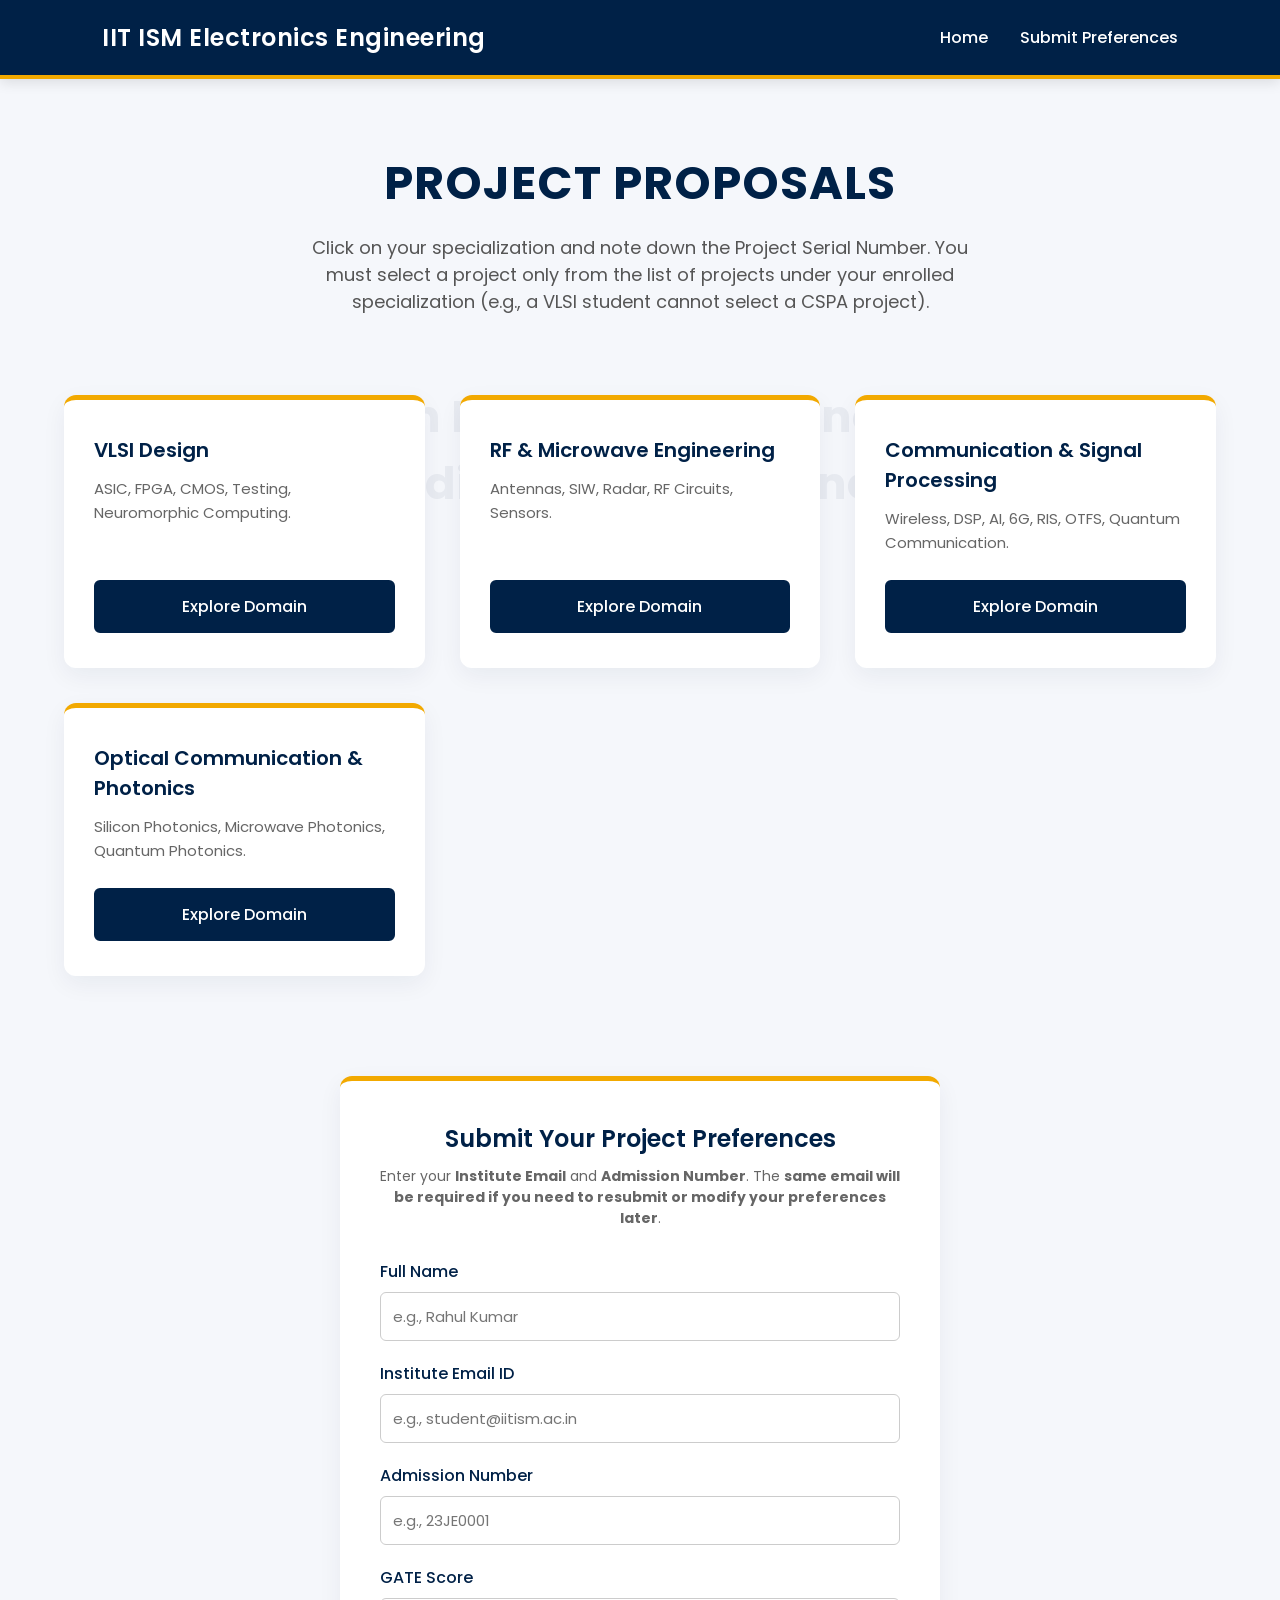
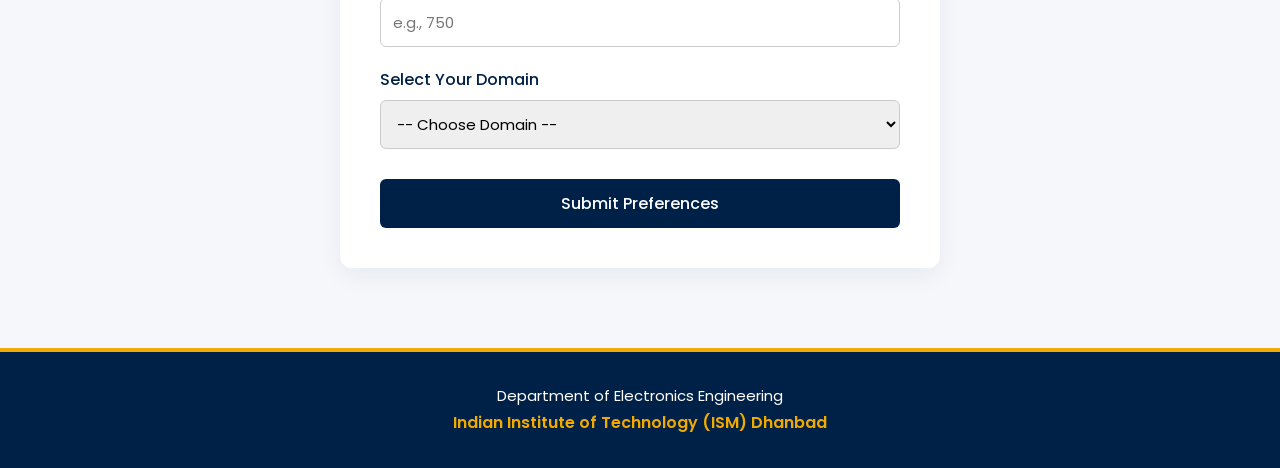
<file: index.html>
<!DOCTYPE html>
<html lang="en">
<head>
<meta charset="UTF-8">
<meta name="viewport" content="width=device-width, initial-scale=1.0">
<title>IIT ISM Electronics Engineering Project Proposals</title>
<link href="https://fonts.googleapis.com/css2?family=Poppins:wght@300;400;500;600;700&display=swap" rel="stylesheet">
<style>
/* --- IIT ISM Theme Variables --- */
:root {
    --ism-blue: #002147;
    --ism-gold: #F2A900;
    --ism-light: #f5f7fb;
    --ism-text: #333333;
}

* { margin:0; padding:0; box-sizing:border-box; font-family:Poppins, sans-serif; }

body { 
    background: var(--ism-light); 
    color: var(--ism-text); 
    position: relative; 
    z-index: 0;
    min-height: 100vh;
    display: flex;
    flex-direction: column;
}

/* Background Watermark */
body::before {
    content: "Indian Institute of Technology \A (Indian School of Mines)";
    white-space: pre-wrap;
    position: fixed;
    top: 0;
    left: 0;
    width: 100vw;
    height: 100vh;
    display: flex;
    justify-content: center;
    align-items: center;
    text-align: center;
    background-image: url('https://upload.wikimedia.org/wikipedia/en/0/05/IIT_ISM_Dhanbad_Logo.svg');
    background-repeat: no-repeat;
    background-position: center;
    background-size: 45vmin; 
    font-size: 3.5vw; 
    font-weight: 700;
    color: var(--ism-blue);
    opacity: 0.05; 
    z-index: -1; 
    pointer-events: none; 
}

/* Header with Gold Accent */
header { 
    background: var(--ism-blue); 
    color: #fff; 
    padding: 20px 8%; 
    display: flex; 
    justify-content: space-between; 
    align-items: center;
    border-bottom: 4px solid var(--ism-gold);
    box-shadow: 0 4px 12px rgba(0,0,0,0.1);
}

header h1 {
    font-size: 24px;
    font-weight: 600;
    letter-spacing: 0.5px;
}

nav a { 
    color: #fff; 
    text-decoration: none; 
    margin-left: 28px; 
    font-weight: 500;
    transition: color 0.3s ease;
}

nav a:hover {
    color: var(--ism-gold);
}

/* Hero Section */
.hero { 
    padding: 70px 8% 40px; 
    text-align: center; 
    background: transparent; 
}

.hero h2 { 
    font-size: 46px; 
    color: var(--ism-blue); 
    margin-bottom: 16px;
    font-weight: 700;
    text-transform: uppercase;
    letter-spacing: 1px;
}

.hero p {
    font-size: 18px;
    color: #555;
    max-width: 700px;
    margin: 0 auto;
}

/* Main Container & Cards */
.container { 
    width: 90%; 
    max-width: 1300px; 
    margin: 40px auto 80px; 
}

.cards { 
    display: grid; 
    grid-template-columns: repeat(auto-fit, minmax(280px, 1fr)); 
    gap: 35px; 
}

.card { 
    background: #fff; 
    padding: 35px 30px; 
    border-radius: 12px; 
    box-shadow: 0 8px 24px rgba(0,33,71,.06); 
    transition: all 0.3s ease; 
    position: relative; 
    z-index: 1;
    border-top: 5px solid var(--ism-gold); 
    display: flex;
    flex-direction: column;
}

.card:hover { 
    transform: translateY(-8px); 
    box-shadow: 0 14px 28px rgba(0,33,71,.12);
}

.card h3 {
    color: var(--ism-blue);
    font-size: 20px;
    margin-bottom: 12px;
    font-weight: 600;
}

.card p {
    color: #666;
    font-size: 15px;
    line-height: 1.6;
    margin-bottom: 25px;
    flex: 1; 
}

/* Interactive Themed Buttons */
.btn { 
    display: inline-block; 
    background: var(--ism-blue); 
    color: #fff; 
    text-decoration: none; 
    padding: 12px 24px; 
    border-radius: 6px; 
    font-weight: 500;
    text-align: center;
    border: 2px solid var(--ism-blue);
    transition: all 0.3s ease; 
}

.btn:hover { 
    background: var(--ism-gold); 
    color: var(--ism-blue);
    border-color: var(--ism-gold);
    font-weight: 600;
    box-shadow: 0 4px 10px rgba(242, 169, 0, 0.3);
}

/* --- Form Section Styles --- */
.form-section { 
    padding: 20px 8% 80px; 
    flex: 1; 
}

.form-container { 
    max-width: 600px; 
    margin: 0 auto; 
    background: #fff; 
    padding: 40px; 
    border-radius: 12px; 
    border-top: 5px solid var(--ism-gold); 
    box-shadow: 0 8px 24px rgba(0,33,71,.06); 
    position: relative; 
    z-index: 1; 
}

.form-container h3 { 
    color: var(--ism-blue); 
    margin-bottom: 10px; 
    font-size: 24px; 
    text-align: center; 
    font-weight: 600;
}

.form-container p { 
    text-align: center; 
    color: #666; 
    margin-bottom: 30px; 
    font-size: 14px; 
}

.input-group { margin-bottom: 20px; }
.input-group label { display: block; margin-bottom: 8px; font-weight: 500; color: var(--ism-blue); }
.input-group input, .input-group select { 
    width: 100%; 
    padding: 12px; 
    border: 1px solid #ccc; 
    border-radius: 6px; 
    font-size: 15px; 
    outline: none; 
    transition: border-color 0.3s; 
    font-family: Poppins, sans-serif;
}
.input-group input:focus, .input-group select:focus { border-color: var(--ism-blue); }

#preferenceForm .btn { width: 100%; border: none; cursor: pointer; font-size: 16px; margin-top: 10px; }

.success-msg { color: #2e7d32; text-align: center; margin-top: 15px; font-weight: 600; }
.error-msg { color: #c62828; text-align: center; margin-top: 15px; font-weight: 600; }

/* Footer */
footer { 
    background: var(--ism-blue); 
    color: #fff; 
    text-align: center; 
    padding: 30px 20px;
    border-top: 4px solid var(--ism-gold);
    font-size: 15px;
    line-height: 1.8;
}

.ism-highlight {
    color: var(--ism-gold);
    font-weight: 600;
    font-size: 16px;
}
</style>
</head>
<body>

<header>
    <h1>IIT ISM Electronics Engineering</h1>
    <nav>
        <a href="#">Home</a>
        <a href="#preferences">Submit Preferences</a>
    </nav>
</header>

<section class="hero">
    <h2>Project Proposals</h2>
    <p>Click on your specialization and note down the Project Serial Number. You must select a project only from the list of projects under your enrolled specialization (e.g., a VLSI student cannot select a CSPA project).</p>
</section>

<div class="container">
    <div class="cards">
        <div class="card">
            <h3>VLSI Design</h3>
            <p>ASIC, FPGA, CMOS, Testing, Neuromorphic Computing.</p>
            <a class="btn" href="VLSI/index.html">Explore Domain</a>
        </div>
        <div class="card">
            <h3>RF & Microwave Engineering</h3>
            <p>Antennas, SIW, Radar, RF Circuits, Sensors.</p>
            <a class="btn" href="RF-and-Microwave/index.html">Explore Domain</a>
        </div>
        <div class="card">
            <h3>Communication & Signal Processing</h3>
            <p>Wireless, DSP, AI, 6G, RIS, OTFS, Quantum Communication.</p>
            <a class="btn" href="CSPA/index.html">Explore Domain</a>
        </div>
        <div class="card">
            <h3>Optical Communication & Photonics</h3>
            <p>Silicon Photonics, Microwave Photonics, Quantum Photonics.</p>
            <a class="btn" href="Optical-Communication-and-Integrated-Photonics/index.html">Explore Domain</a>
        </div>
    </div>
</div>

<section class="form-section" id="preferences">
    <div class="form-container">
        <h3>Submit Your Project Preferences</h3>
        <!-- UPDATED: Removed mention of the 6-digit code -->
        <p>
            Enter your <strong>Institute Email</strong> and <strong>Admission Number</strong>. 
            The <strong>same email will be required if you need to resubmit or modify your preferences later</strong>.
        </p>
        
        <form id="preferenceForm">
            <input type="hidden" name="action" id="formAction" value="submitForm">

            <div class="input-group">
                <label for="studentName">Full Name</label>
                <input type="text" id="studentName" name="name" required placeholder="e.g., Rahul Kumar">
            </div>
            
            <!-- UPDATED: Removed the Get OTP button and message paragraph -->
            <div class="input-group">
                <label for="studentEmail">Institute Email ID</label>
                <input type="email" id="studentEmail" name="email" required placeholder="e.g., student@iitism.ac.in">
            </div>

            <!-- UPDATED: Removed the entire Verification Code input group -->

            <div class="input-group">
                <label for="admissionNo">Admission Number</label>
                <input type="text" id="admissionNo" name="admissionNo" required placeholder="e.g., 23JE0001">
            </div>

            <div class="input-group">
                <label for="gateScore">GATE Score</label>
                <input type="number" id="gateScore" name="gateScore" required placeholder="e.g., 750" min="0" max="1000">
            </div>

            <div class="input-group">
                <label for="domainSelect">Select Your Domain</label>
                <select id="domainSelect" name="domain" required>
                    <option value="" disabled selected>-- Choose Domain --</option>
                    <option value="VLSI">VLSI Design</option>
                    <option value="RF">RF & Microwave</option>
                    <option value="CSPA">Communication & Signal Processing</option>
                    <option value="OCIP">Optical Communication & Photonics</option>
                </select>
            </div>

            <div id="dynamicPreferences"></div>

            <button type="submit" class="btn" id="submitBtn">Submit Preferences</button>
            <p id="formMessage" style="display:none;"></p>
        </form>
    </div>
</section>

<footer>
    Department of Electronics Engineering<br>
    <span class="ism-highlight">Indian Institute of Technology (ISM) Dhanbad</span>
</footer>

<!-- Dynamic Fields & Google Sheets API Script -->
<script>
    // --- 1. Dynamic Form Logic ---
    const domainSelect = document.getElementById('domainSelect');
    const dynamicPrefs = document.getElementById('dynamicPreferences');
    
    const domainCounts = {
        'VLSI': 21,
        'RF': 20,
        'CSPA': 25, 
        'OCIP': 22
    };

    domainSelect.addEventListener('change', function() {
        const selectedDomain = this.value;
        const numberOfPrefs = domainCounts[selectedDomain];
        
        dynamicPrefs.innerHTML = ''; 

        if(numberOfPrefs) {
            let htmlString = '<p style="margin-bottom:15px; color:var(--ism-blue); font-weight:600;">Please enter the Project Serial Number for your preferences below:</p>';
            
            for(let i = 1; i <= numberOfPrefs; i++) {
                htmlString += `
                    <div class="input-group">
                        <label for="pref${i}">Preference ${i}</label>
                        <input type="text" id="pref${i}" name="pref${i}" required placeholder="Enter Project Serial Number for Pref ${i}">
                    </div>
                `;
            }
            dynamicPrefs.innerHTML = htmlString;
        }
    });

    // --- 2. Google Sheets Submission Logic ---
    const form = document.getElementById('preferenceForm');
    const msg = document.getElementById('formMessage');
    const btn = document.getElementById('submitBtn');

    // Make sure this is your valid Web App URL
    const scriptURL = 'https://script.google.com/macros/s/AKfycbyLfbQj4CBWzu8WOzE14W5_ni2hocSTaQFt0DwULPFiv8Mk6ZyExwBeK8NmTlq6_xWWyQ/exec'; 

    // --- 3. Final Form Submission Logic (UPDATED) ---
    form.addEventListener('submit', e => {
        e.preventDefault();
        
        // Optional Email Validation logic moved here from the deleted OTP block
        const email = document.getElementById('studentEmail').value.trim();
        if(!email.toLowerCase().endsWith("@iitism.ac.in")) {
            msg.innerText = "Please use your valid @iitism.ac.in email address.";
            msg.className = "error-msg";
            msg.style.display = "block";
            return;
        }

        btn.innerText = "Submitting...";
        msg.style.display = "none";

        const formData = new FormData(form);

        fetch(scriptURL, { method: 'POST', body: formData })
            .then(response => response.text())
            .then(text => {
                if (text.startsWith("Error")) {
                    msg.innerText = text;
                    msg.className = "error-msg";
                } else {
                    msg.innerText = "Preferences saved successfully!";
                    msg.className = "success-msg";
                    form.reset();
                    dynamicPrefs.innerHTML = ''; // Clear dynamic fields after success
                }
                msg.style.display = "block";
                btn.innerText = "Submit Preferences";
            })
            .catch(error => {
                msg.innerText = "Network error. Please try again.";
                msg.className = "error-msg";
                msg.style.display = "block";
                btn.innerText = "Submit Preferences";
            });
    });
</script>

</body>
</html>
</file>
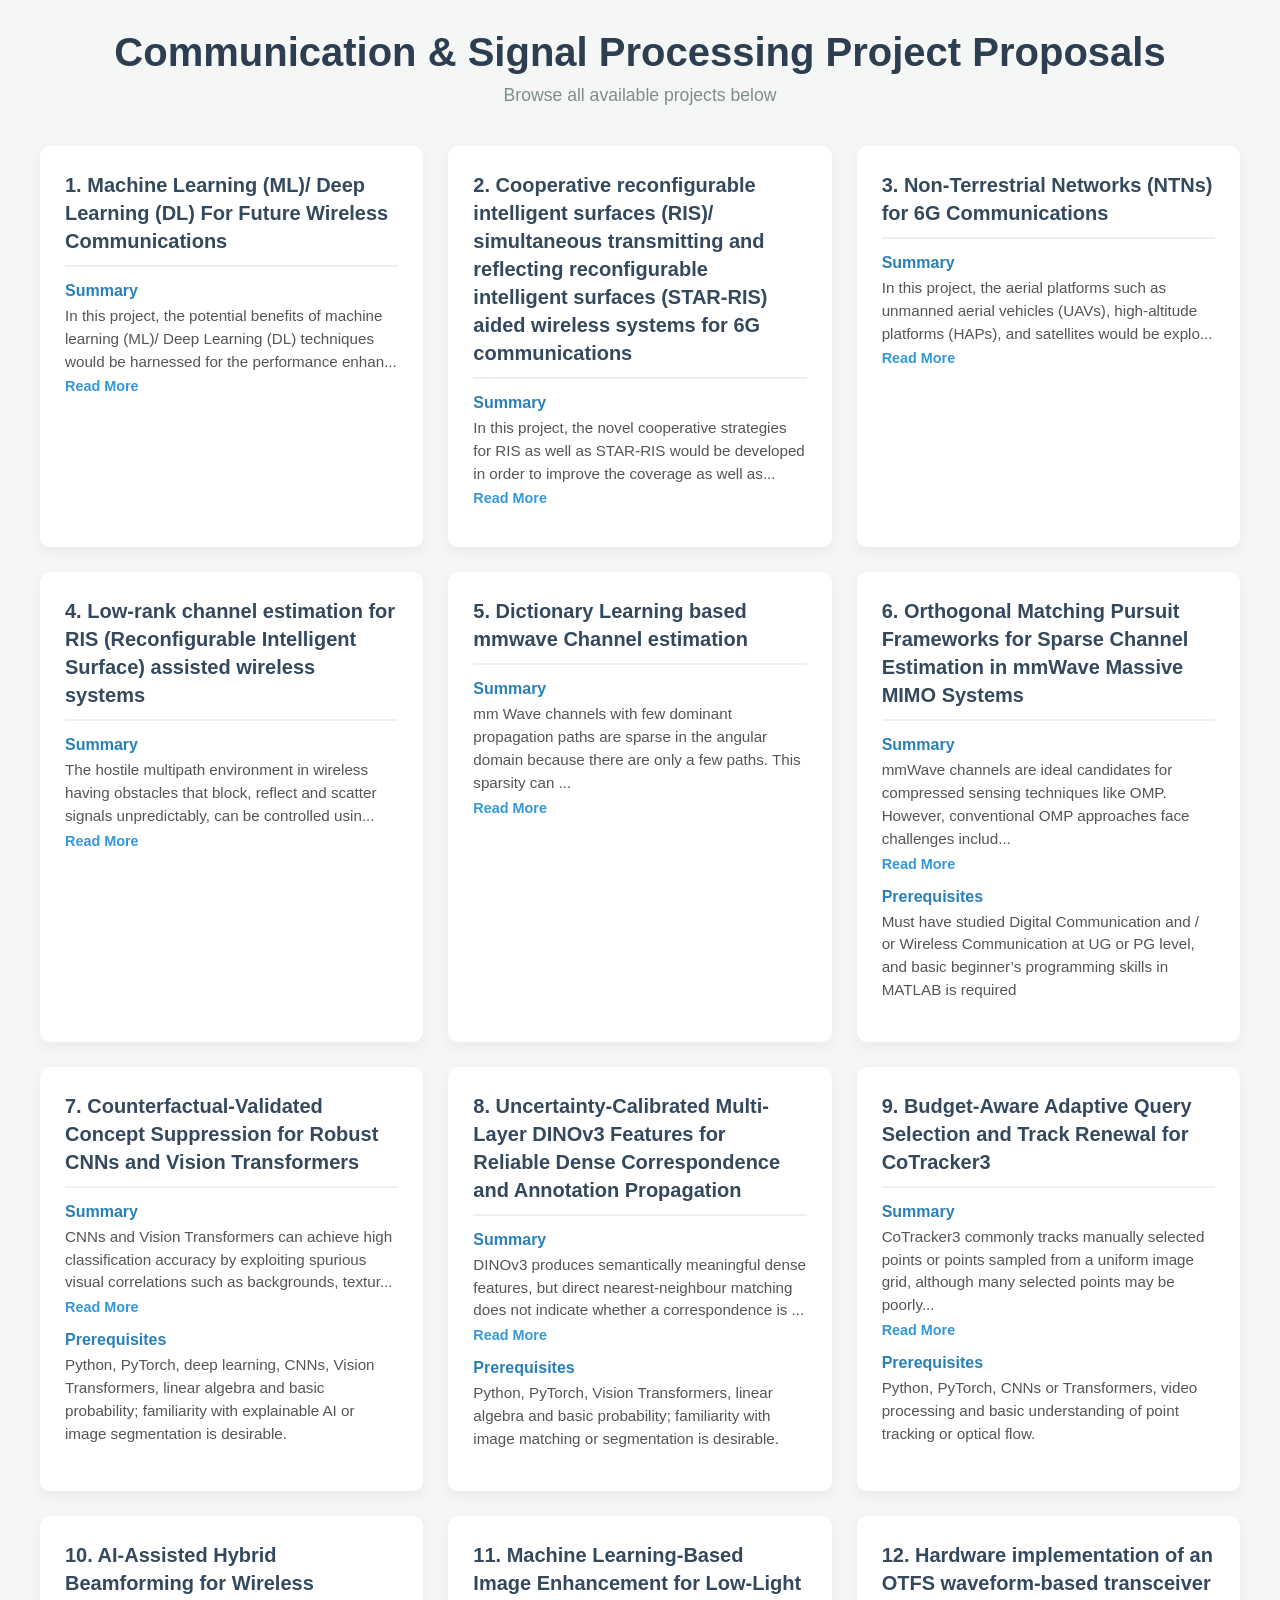
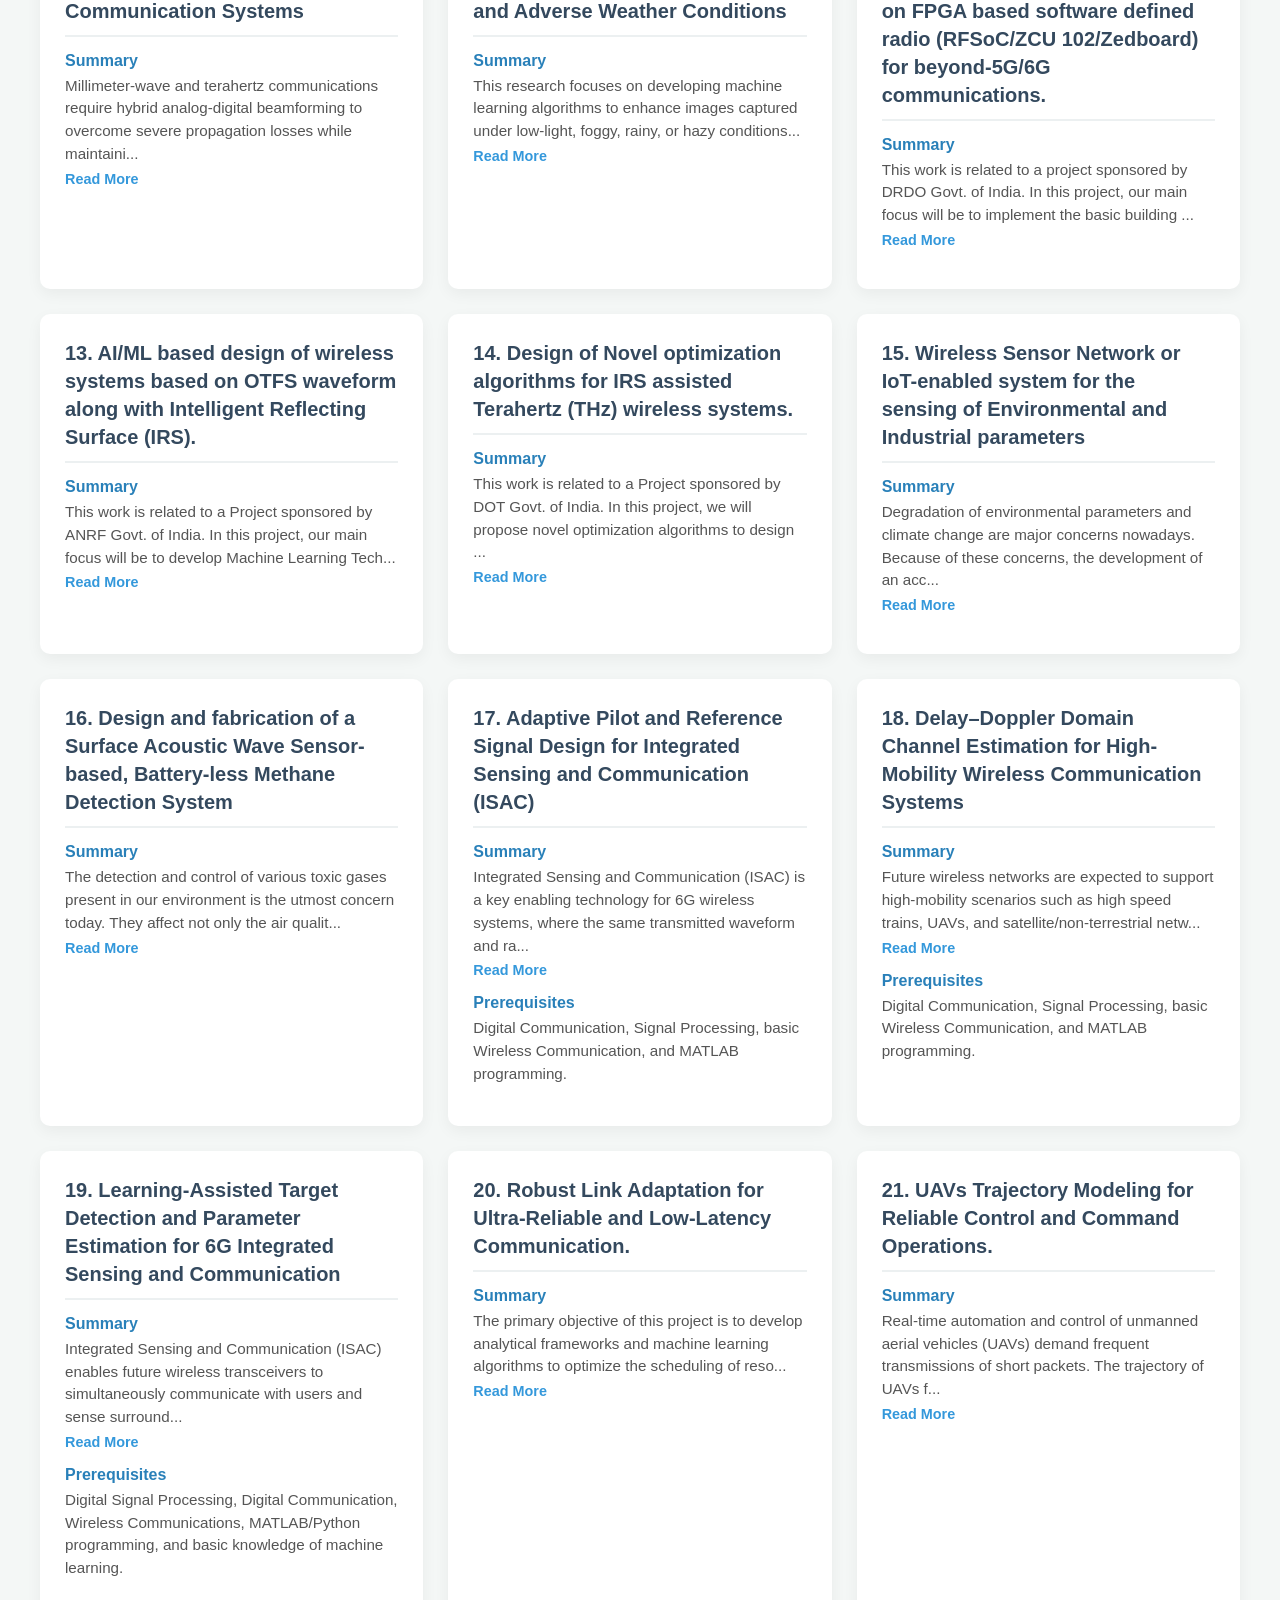
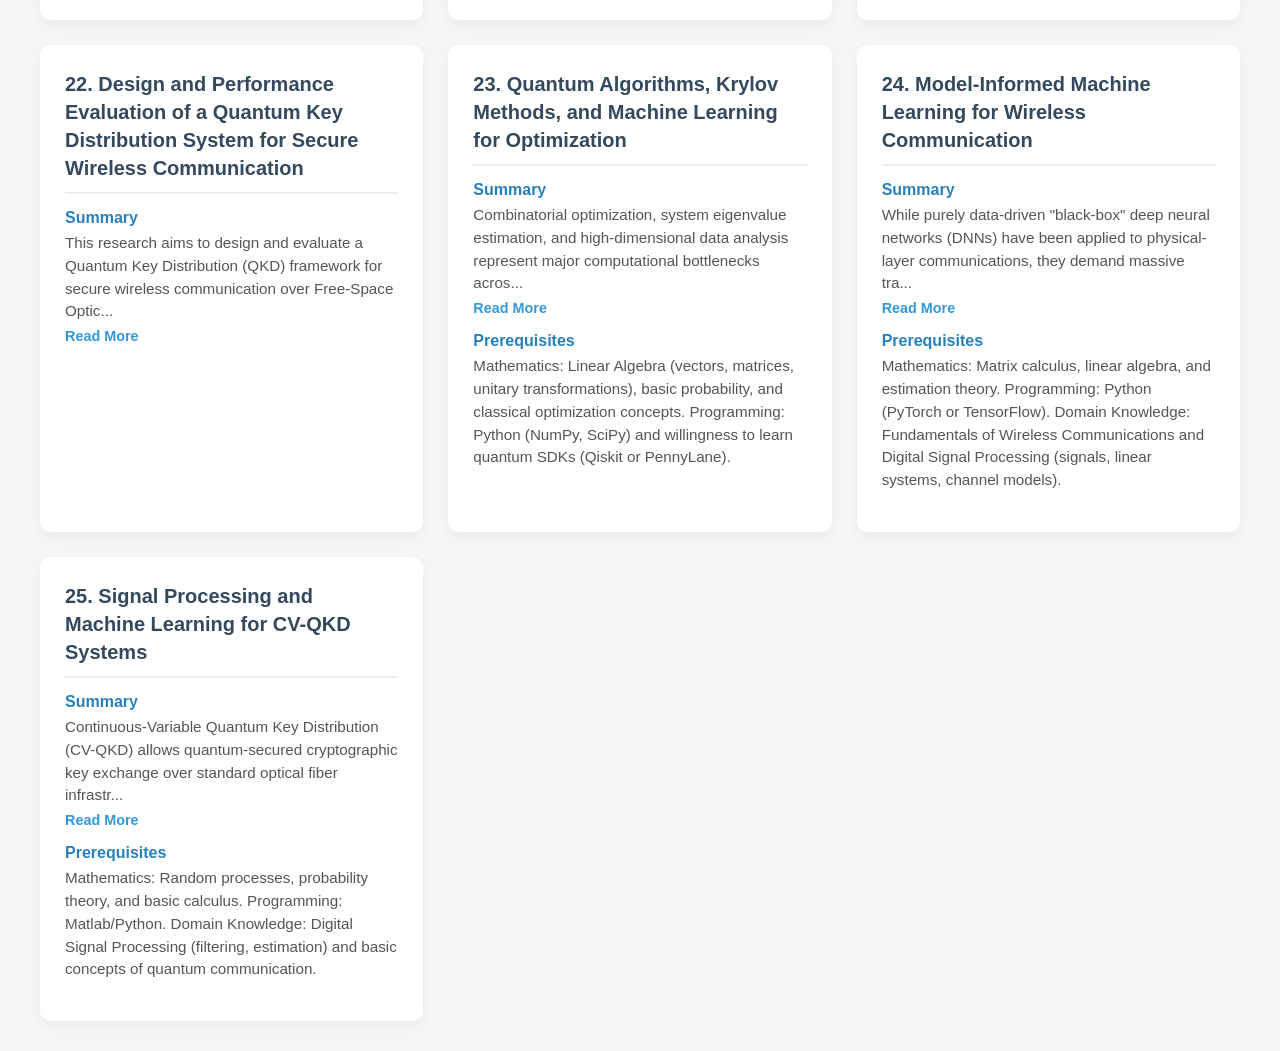
<file: CSPA/index.html>
<!DOCTYPE html>
<html lang="en">
<head>
    <meta charset="UTF-8">
    <meta name="viewport" content="width=device-width, initial-scale=1.0">
    <title>Communication & Signal Processing Project Proposals</title>
    <style>
        * {
            box-sizing: border-box;
            margin: 0;
            padding: 0;
            font-family: 'Segoe UI', Tahoma, Geneva, Verdana, sans-serif;
        }

        body {
            background-color: #f4f7f6;
            color: #333;
            padding: 30px;
        }

        .container {
            width: 100%;
            max-width: 1200px;
            margin: 0 auto;
        }

        header {
            text-align: center;
            margin-bottom: 40px;
        }

        header h1 {
            font-size: 2.5rem;
            color: #2c3e50;
            margin-bottom: 10px;
        }

        header p {
            color: #7f8c8d;
            font-size: 1.1rem;
        }

        /* Grid layout for all projects */
        #projects-grid {
            display: grid;
            grid-template-columns: repeat(auto-fit, minmax(320px, 1fr));
            gap: 25px;
        }

        .card {
            background: #ffffff;
            border-radius: 10px;
            padding: 25px;
            box-shadow: 0 5px 15px rgba(0,0,0,0.05);
            transition: transform 0.2s, box-shadow 0.2s;
            display: flex;
            flex-direction: column;
        }

        .card:hover {
            transform: translateY(-5px);
            box-shadow: 0 8px 25px rgba(0,0,0,0.1);
        }

        .project-title {
            font-size: 1.25rem;
            color: #34495e;
            margin-bottom: 15px;
            padding-bottom: 10px;
            border-bottom: 2px solid #ecf0f1;
            line-height: 1.4;
        }

        .section {
            margin-bottom: 15px;
        }

        .section h4 {
            font-size: 1rem;
            color: #2980b9;
            margin-bottom: 5px;
        }

        .section p {
            font-size: 0.95rem;
            line-height: 1.5;
            color: #555;
        }

        /* Read More Button Styles */
        .read-more-btn {
            background: none;
            border: none;
            color: #3498db;
            font-weight: 600;
            font-size: 0.9rem;
            padding: 0;
            margin-top: 5px;
            cursor: pointer;
            text-decoration: none;
        }

        .read-more-btn:hover {
            color: #2c3e50;
            text-decoration: underline;
        }
    </style>
</head>
<body>
    <div class="container">
        <header>
            <h1>Communication & Signal Processing Project Proposals</h1>
            <p>Browse all available projects below</p>
        </header>
        
        <!-- This is where all the project cards will be generated -->
        <div id="projects-grid"></div>
    </div>

    <script>
        const projects = [
            {
                "id": 1,
                "title": "Machine Learning (ML)/ Deep Learning (DL) For Future Wireless Communications",
                "summary": "In this project, the potential benefits of machine learning (ML)/ Deep Learning (DL) techniques would be harnessed for the performance enhancement of conventional wireless communication system. Overall, this project would towards improving the reliability as well as security of the transmitted information with the aid of ML/DL techniques.",
                "prerequisites": "N/A"
            },
            {
                "id": 2,
                "title": "Cooperative reconfigurable intelligent surfaces (RIS)/ simultaneous transmitting and reflecting reconfigurable intelligent surfaces (STAR-RIS) aided wireless systems for 6G communications",
                "summary": "In this project, the novel cooperative strategies for RIS as well as STAR-RIS would be developed in order to improve the coverage as well as the reliability of the transmitted signal in a highly dense environment. Further, the spectrally efficient techniques namely power domain non orthogonal multiple access (PD-NOMA) and rate splitting multiple access (RSMA) would be exploited.",
                "prerequisites": "N/A"
            },
            {
                "id": 3,
                "title": "Non-Terrestrial Networks (NTNs) for 6G Communications",
                "summary": "In this project, the aerial platforms such as unmanned aerial vehicles (UAVs), high-altitude platforms (HAPs), and satellites would be exploited so as to maintain the connectivity in densely populated areas. Further, the promising technology such as UAV mounted RIS/STAR-RIS would be exploited under this project.",
                "prerequisites": "N/A"
            },
            {
                "id": 4,
                "title": "Low-rank channel estimation for RIS (Reconfigurable Intelligent Surface) assisted wireless systems",
                "summary": "The hostile multipath environment in wireless having obstacles that block, reflect and scatter signals unpredictably, can be controlled using smart surfaces that are capable of adjusting the phase of each element. The signals can now be programmed to be reflected at the best advantage of constructive interference in different independent spatial patterns: This is RIS, an active area of research is not yet standardized for 5G and is a potential candidate of 6G for coverage extension and better energy efficiency. Work-plan: Review the SOA of RIS technology. Learning the fundamental concepts of RIS and methods of developing MATLAB simulation frameworks for the cascaded channel models to investigate the inherent low-rank properties and how optimized RIS affects correlation in MIMO channel paths under different scenarios of scattered clusters (this area is not yet well- explored in analysing performance trade-offs); Also develop a matrix completion framework using nuclear norm minimization.",
                "prerequisites": "N/A"
            },
            {
                "id": 5,
                "title": "Dictionary Learning based mmwave Channel estimation",
                "summary": "mm Wave channels with few dominant propagation paths are sparse in the angular domain because there are only a few paths. This sparsity can be exploited by a proper representation with a learned dictionary from correlated mmWave MIMO channel matrices. The learned dictionary adapts to the spatial correlation present in the channels, providing a better basis for sparse representation and enabling more efficient channel estimation. Work-plan : To generate synthetic and realistic ( Quadriga-based) mmWave channel using geometric models with sparse multipath, as training and test channels with various types correlation models. Learn one of the basic Dictionary learning algorithm like K-SVD from training channel realizations. And compare with DFT dictionary to estimate the channel from compressed pilots, analysing normalized mean squared error (NMSE) as a function of SNR.",
                "prerequisites": "N/A"
            },
            {
                "id": 6,
                "title": "Orthogonal Matching Pursuit Frameworks for Sparse Channel Estimation in mmWave Massive MIMO Systems",
                "summary": "mmWave channels are ideal candidates for compressed sensing techniques like OMP. However, conventional OMP approaches face challenges including high computational complexity, significant pilot overhead, and performance degradation in low SNR scenarios. Additionally, hardware impairments in mmWave transceivers further complicate accurate channel estimation. Work plan: Study mmWave channel sparsity models (such as Saleh-Valenzuela cluster model) on these aspects and implement the standard OMP algorithm, and then develop a comprehensive performance evaluation framework (for NMSE, spectral efficiency, beam forming gain etc.) for single-user scenarios.",
                "prerequisites": "Must have studied Digital Communication and / or Wireless Communication at UG or PG level, and basic beginner’s programming skills in MATLAB is required"
            },
            {
                "id": 7,
                "title": "Counterfactual-Validated Concept Suppression for Robust CNNs and Vision Transformers",
                "summary": "CNNs and Vision Transformers can achieve high classification accuracy by exploiting spurious visual correlations such as backgrounds, textures, colours, watermarks or co-occurring objects instead of learning class-relevant features. This project will develop a framework for automatically discovering and suppressing such shortcut concepts. Candidate concepts will be identified using attribution maps, object masks and clustered visual features. Object-preserving counterfactual images will then be generated by modifying suspected concepts while retaining the original foreground object and class label. Concepts whose modification causes a significant prediction change will be treated as verified shortcuts. A consistency-based and concept-suppression objective will subsequently reduce the model’s dependence on these features. CNN and Transformer architectures will be compared using average accuracy, worst-group accuracy, calibration, counterfactual robustness and explanation quality.",
                "prerequisites": "Python, PyTorch, deep learning, CNNs, Vision Transformers, linear algebra and basic probability; familiarity with explainable AI or image segmentation is desirable."
            },
            {
                "id": 8,
                "title": "Uncertainty-Calibrated Multi-Layer DINOv3 Features for Reliable Dense Correspondence and Annotation Propagation",
                "summary": "DINOv3 produces semantically meaningful dense features, but direct nearest-neighbour matching does not indicate whether a correspondence is reliable, and different network layers may perform differently under changes in viewpoint, scale, illumination and object deformation. This project will develop a lightweight, uncertainty-aware framework that adaptively combines features from multiple DINOv3 layers and resolutions for dense correspondence across images or video frames. Match confidence will be learned using forward–backward cycle consistency, local geometric agreement and augmentation invariance without requiring dense correspondence annotations. Unreliable matches will be rejected or corrected before being used to propagate points, masks or sparse labels. The framework will be evaluated for point tracking, video mask propagation, correspondence calibration and robustness under controlled domain shifts.",
                "prerequisites": "Python, PyTorch, Vision Transformers, linear algebra and basic probability; familiarity with image matching or segmentation is desirable."
            },
            {
                "id": 9,
                "title": "Budget-Aware Adaptive Query Selection and Track Renewal for CoTracker3",
                "summary": "CoTracker3 commonly tracks manually selected points or points sampled from a uniform image grid, although many selected points may be poorly textured, redundant, occluded or irrelevant to the downstream task. This project will develop an adaptive query-management framework that selects a limited set of informative and trackable points under a fixed computational budget. A lightweight query-quality model will combine local appearance, spatial coverage, motion diversity and predicted visibility to initialize points. During video processing, unreliable or redundant trajectories will be retired, while new points will be introduced in uncovered or dynamically important regions. The proposed method will operate on top of a frozen CoTracker3 model and will be evaluated using tracking accuracy, trajectory survival, spatial coverage, mask-propagation quality, runtime and memory consumption.",
                "prerequisites": "Python, PyTorch, CNNs or Transformers, video processing and basic understanding of point tracking or optical flow."
            },
            {
                "id": 10,
                "title": "AI-Assisted Hybrid Beamforming for Wireless Communication Systems",
                "summary": "Millimeter-wave and terahertz communications require hybrid analog-digital beamforming to overcome severe propagation losses while maintaining reasonable hardware complexity. This research develops an AI-assisted hybrid beamforming framework using deep neural networks to jointly optimize analog phase shifters and digital beamforming weights. The proposed approach reduces computational complexity while maximizing spectral efficiency and energy efficiency. Simulation studies under realistic channel conditions will evaluate beamforming gain, BER, and achievable data rates, making the framework suitable for ultra-high-speed 6G communication systems.",
                "prerequisites": "N/A"
            },
            {
                "id": 11,
                "title": "Machine Learning-Based Image Enhancement for Low-Light and Adverse Weather Conditions",
                "summary": "This research focuses on developing machine learning algorithms to enhance images captured under low-light, foggy, rainy, or hazy conditions. Deep learning models such as convolutional neural networks (CNNs) and diffusion models will be employed to improve brightness, contrast, and color fidelity while preserving fine details. The proposed framework aims to increase the visibility and quality of images used in surveillance, autonomous vehicles, intelligent transportation systems, and security monitoring. Performance will be evaluated using PSNR, SSIM, and perceptual quality metrics, demonstrating improved image restoration under challenging environmental conditions.",
                "prerequisites": "N/A"
            },
            {
                "id": 12,
                "title": "Hardware implementation of an OTFS waveform-based transceiver on FPGA based software defined radio (RFSoC/ZCU 102/Zedboard) for beyond-5G/6G communications.",
                "summary": "This work is related to a project sponsored by DRDO Govt. of India. In this project, our main focus will be to implement the basic building blocks of transmitter and receiver, such as channel estimator, synchronizer and equalizer for OTFS based wireless systems. This implementation will be done on FPGA based SDR board (RFSoC/ZCU 102/ Zed board) using C/Verilog/VHDL. Moreover, Python also can be suitable for this implementation. This will be useful for the next generation of wireless systems.",
                "prerequisites": "N/A"
            },
            {
                "id": 13,
                "title": "AI/ML based design of wireless systems based on OTFS waveform along with Intelligent Reflecting Surface (IRS).",
                "summary": "This work is related to a Project sponsored by ANRF Govt. of India. In this project, our main focus will be to develop Machine Learning Techniques to address the channel and data estimation, as well as optimization of reflecting elements for OTFS based IRS system. This will be useful for the next generation of wireless systems.",
                "prerequisites": "N/A"
            },
            {
                "id": 14,
                "title": "Design of Novel optimization algorithms for IRS assisted Terahertz (THz) wireless systems.",
                "summary": "This work is related to a Project sponsored by DOT Govt. of India. In this project, we will propose novel optimization algorithms to design reflection coefficients for IRS assisted THz wireless systems. Here coefficients will be designed with an objective of maximization of secrecy rate or sum-rate. This will be useful for the next generation of wireless systems.",
                "prerequisites": "N/A"
            },
            {
                "id": 15,
                "title": "Wireless Sensor Network or IoT-enabled system for the sensing of Environmental and Industrial parameters",
                "summary": "Degradation of environmental parameters and climate change are major concerns nowadays. Because of these concerns, the development of an accurate, scalable, real-time, energy-efficient monitoring solution for measuring environmental parameters is necessary. For environmental monitoring, a number of distributed devices are to be used, and they need to be located at different locations. Then there is a need for data acquisition and communication across heterogeneous ecosystems. Wireless sensor networks (WSNs) enable an innovative approach to pervasive environmental monitoring. In this project, a WSN-based system will be designed for measuring environmental and industrial parameters. The sensing system may be integrated with the Internet of Things (IOT) to perform in a real-time scenario to ensure reliable performance in real-time conditions. This work will involve the fabrication, characterization, and testing of the sensor, along with the development of a reader unit that offers a reliable, low-cost, scalable solution for real-time monitoring.",
                "prerequisites": "N/A"
            },
            {
                "id": 16,
                "title": "Design and fabrication of a Surface Acoustic Wave Sensor-based, Battery-less Methane Detection System",
                "summary": "The detection and control of various toxic gases present in our environment is the utmost concern today. They affect not only the air quality index but also human health. Among these gases, volatile organic carbon (VOCs) gases are of major concern. For example, VOCs like Dichloromethane (DCM) gas has potential for damaging the central nervous system. Such gases are responsible for environmental degradation, like global warming. Hence, it is the need of the hour to design a gas sensor that can detect these VOC gases, especially DCM gas. This project aims to develop a highly sensitive and selective Surface Acoustic Wave (SAW) gas sensor for Dichloromethane detection, and its integration with the microcontroller-based real-time display unit to perform measurement in a real-time scenario. The advantages of SAW technology include low power consumption, compact size, and fast response times, and wireless operation. The proposed SAW methane sensor will utilize a sensing layer functionalized with materials specifically tailored to interact with methane molecules. This work will involve the fabrication, characterization, and testing of the sensor. The aim of this work is to provide an innovative SAW-based Dichloromethane detection technology that offers a reliable, low-cost, scalable solution for real-time monitoring and early detection of Dichloromethane leaks. Further, the system will be made IoT-enabled for real-time representation.",
                "prerequisites": "N/A"
            },
            {
                "id": 17,
                "title": "Adaptive Pilot and Reference Signal Design for Integrated Sensing and Communication (ISAC)",
                "summary": "Integrated Sensing and Communication (ISAC) is a key enabling technology for 6G wireless systems, where the same transmitted waveform and radio resources are utilized for both data communication and environmental sensing. This project aims to investigate the design of adaptive pilot/reference signals for joint channel estimation and sensing. An adaptive pilot design will be developed based on channel conditions, mobility, or sensing requirements, with the objective of reducing pilot overhead while maintaining reliable communication and sensing performance. The proposed methods will be evaluated through MATLAB-based simulations using metrics such as BER, NMSE, sensing accuracy, and spectral efficiency.",
                "prerequisites": "Digital Communication, Signal Processing, basic Wireless Communication, and MATLAB programming."
            },
            {
                "id": 18,
                "title": "Delay–Doppler Domain Channel Estimation for High-Mobility Wireless Communication Systems",
                "summary": "Future wireless networks are expected to support high-mobility scenarios such as high speed trains, UAVs, and satellite/non-terrestrial networks, where conventional channel estimation techniques can suffer from rapidly varying channels and large Doppler shifts. This project focuses on channel estimation in the delay–Doppler domain for high-mobility wireless communication systems, with particular emphasis on OTFS modulation. It will develop a delay–Doppler channel model and investigate pilot-based estimation of channel parameters such as path gain, delay, and Doppler shift. The project will explore techniques for estimating fractional delay and Doppler components and evaluate their impact on communication performance.",
                "prerequisites": "Digital Communication, Signal Processing, basic Wireless Communication, and MATLAB programming."
            },
            {
                "id": 19,
                "title": "Learning-Assisted Target Detection and Parameter Estimation for 6G Integrated Sensing and Communication",
                "summary": "Integrated Sensing and Communication (ISAC) enables future wireless transceivers to simultaneously communicate with users and sense surrounding objects or targets. This project aims to investigate learning-assisted signal processing for target detection and parameter estimation in an ISAC system. A simulation framework will first be developed to generate received signals corresponding to multiple targets characterized by different ranges, velocities, and signal strengths. Conventional signal-processing methods for target detection and delay–Doppler estimation will be implemented as benchmarks. Machine-learning or deep-learning techniques will subsequently be explored for improving target detection and parameter estimation under challenging conditions such as low SNR, closely spaced targets, or imperfect channel information. The performance of learning-based and conventional approaches will be compared in terms of detection probability, estimation error, computational complexity, and robustness.",
                "prerequisites": "Digital Signal Processing, Digital Communication, Wireless Communications, MATLAB/Python programming, and basic knowledge of machine learning."
            },
            {
                "id": 20,
                "title": "Robust Link Adaptation for Ultra-Reliable and Low-Latency Communication.",
                "summary": "The primary objective of this project is to develop analytical frameworks and machine learning algorithms to optimize the scheduling of resources (i.e., modulation and coding schemes, power control, etc.) in the physical layer. The scheduling of radio resources can achieve robustness against mobility-related changes in fading channel statistics and time-varying interference. Specifically, it aims to model the statistical distribution of changes in signal-to-interference plus noise (SINR) ratios between two consecutive time slots to capture the time-varying behavior of fading channels and interference. Based on the development of analytical frameworks of statistical distributions, a devised backoff selection method will propose to achieve target wireless link reliability within the latency budget.",
                "prerequisites": "N/A"
            },
            {
                "id": 21,
                "title": "UAVs Trajectory Modeling for Reliable Control and Command Operations.",
                "summary": "Real-time automation and control of unmanned aerial vehicles (UAVs) demand frequent transmissions of short packets. The trajectory of UAVs for short packet communication will be modeled to guarantee the reliability of control and command signals from the ground control station. An optimal multiple access scheme will be developed to control the swarms of UAVs to provide surveillance operations in border areas. Moreover, deep reinforcement learning (DRL) based non-central distributed resource scheduling algorithms will be developed to guarantee real-time automation and control of robotic machines in the factory. The factory environment will be modeled as the non-stationary Markov Decision Process (MDP) to adapt the resource allocation among the robotic machines to ensure that the same radio resources will not be utilized by multiple machines.",
                "prerequisites": "N/A"
            },
            {
                "id": 22,
                "title": "Design and Performance Evaluation of a Quantum Key Distribution System for Secure Wireless Communication",
                "summary": "This research aims to design and evaluate a Quantum Key Distribution (QKD) framework for secure wireless communication over Free-Space Optical (FSO) channels, with a primary focus on Continuous-Variable QKD (CV-QKD). The proposed work investigates Gaussian-modulated coherent state (GMCS) CV-QKD, where secret keys are encoded in the amplitude and phase quadratures of coherent optical states. A realistic FSO channel model incorporating atmospheric attenuation, turbulence-induced fading, channel noise, and potential eavesdropping effects will be developed to assess the robustness of quantum key distribution under practical wireless conditions. The performance of homodyne and heterodyne detection schemes will be analyzed and compared in terms of secure key generation. System performance will be evaluated using key metrics including secret key rate (SKR), excess noise, channel transmittance, reconciliation efficiency, and communication reliability. The study is expected to establish an optimized QKD-based wireless communication framework that enhances secure key distribution and provides insights into the deployment of practical quantum-secure wireless communication systems over free-space optical channels.",
                "prerequisites": "N/A"
            },
            {
                "id": 23,
                "title": "Quantum Algorithms, Krylov Methods, and Machine Learning for Optimization",
                "summary": "Combinatorial optimization, system eigenvalue estimation, and high-dimensional data analysis represent major computational bottlenecks across engineering disciplines. This project investigates a unified framework that integrates Variational Quantum Algorithms (such as QAOA), Quantum Krylov Subspace methods (such as Quantum Lanczos), and Quantum Machine Learning (QML) models to address these challenges. Students will evaluate how variational parameterized circuits search discrete decision spaces, how quantum Krylov subspace expansion utilizes real-time quantum state evolution to bypass optimization trainability traps like barren plateaus, and how QML architectures construct quantum feature maps to assist classical optimization solvers. Using quantum software SDKs like Qiskit or PennyLane, students will implement these paradigms on simulated noisy quantum hardware to benchmark their convergence rates, circuit depth requirements, sampling overhead, and noise resiliency against standard classical solvers.",
                "prerequisites": "Mathematics: Linear Algebra (vectors, matrices, unitary transformations), basic probability, and classical optimization concepts. Programming: Python (NumPy, SciPy) and willingness to learn quantum SDKs (Qiskit or PennyLane)."
            },
            {
                "id": 24,
                "title": "Model-Informed Machine Learning for Wireless Communication",
                "summary": "While purely data-driven \"black-box\" deep neural networks (DNNs) have been applied to physical-layer communications, they demand massive training datasets, lack interpretability, and degrade severely when exposed to out-of-distribution channel conditions. Model-informed machine learning bridges classical communication theory and deep learning by unfolding iterative signal processing algorithms (such as ISTA or AMP) into layer-by-layer trainable neural networks. In this project, students will design a model-informed neural network (such as kalmannet) curated for communication systems.",
                "prerequisites": "Mathematics: Matrix calculus, linear algebra, and estimation theory. Programming: Python (PyTorch or TensorFlow). Domain Knowledge: Fundamentals of Wireless Communications and Digital Signal Processing (signals, linear systems, channel models)."
            },
            {
                "id": 25,
                "title": "Signal Processing and Machine Learning for CV-QKD Systems",
                "summary": "Continuous-Variable Quantum Key Distribution (CV-QKD) allows quantum-secured cryptographic key exchange over standard optical fiber infrastructure using coherent optical detection. However, practical deployments suffer from environmental disturbances—such as laser phase drift, thermal fluctuations, and polarization shifts—which introduce \"excess noise\" into the received quantum data. If excess noise exceeds a strict theoretical bound, the secret key generation rate drops to zero. In this project, students will design an adaptive Digital Signal Processing (DSP) pipeline integrated with machine learning sequence estimators to track and mitigate real-time phase noise at the CV-QKD receiver. Students will build a simulation model of coherent state transmission through optical fiber, implement pilot-assisted ML/DSP algorithms to equalize quadrature data, and evaluate the resulting reduction in excess noise to determine the achievable Secure Key Rate (SKR) across operational distances.",
                "prerequisites": "Mathematics: Random processes, probability theory, and basic calculus. Programming: Matlab/Python. Domain Knowledge: Digital Signal Processing (filtering, estimation) and basic concepts of quantum communication."
            }
        ];

        // How many characters to show before cutting off the text
        const MAX_SUMMARY_LENGTH = 140;

        function renderProjects() {
            const grid = document.getElementById('projects-grid');
            let htmlContent = '';

            projects.forEach(project => {
                // Determine if we need a Read More button
                const isLong = project.summary.length > MAX_SUMMARY_LENGTH;
                const shortSummary = isLong ? project.summary.substring(0, MAX_SUMMARY_LENGTH) + "..." : project.summary;
                
                // Escape quotes so they don't break the HTML attributes
                const safeFullSummary = project.summary.replace(/'/g, "&#39;").replace(/"/g, "&quot;");
                const safeShortSummary = shortSummary.replace(/'/g, "&#39;").replace(/"/g, "&quot;");

                // Start building the card
                let cardHtml = `
                    <div class="card">
                        <h3 class="project-title">${project.id}. ${project.title}</h3>
                        
                        <div class="section">
                            <h4>Summary</h4>
                            <p class="summary-text" data-full="${safeFullSummary}" data-short="${safeShortSummary}">
                                ${safeShortSummary}
                            </p>
                            ${isLong ? `<button class="read-more-btn" onclick="toggleSummary(this)">Read More</button>` : ''}
                        </div>
                `;

                // Only show Prerequisites if it's not "N/A"
                if (project.prerequisites && project.prerequisites !== "N/A") {
                    cardHtml += `
                        <div class="section">
                            <h4>Prerequisites</h4>
                            <p>${project.prerequisites}</p>
                        </div>
                    `;
                }

                cardHtml += `</div>`; // Close card
                htmlContent += cardHtml;
            });

            grid.innerHTML = htmlContent;
        }

        // Function to handle the Read More / Read Less click
        function toggleSummary(btn) {
            const summaryPara = btn.previousElementSibling;
            const fullText = summaryPara.getAttribute('data-full');
            const shortText = summaryPara.getAttribute('data-short');

            if (btn.innerText === "Read More") {
                summaryPara.innerText = fullText;
                btn.innerText = "Read Less";
            } else {
                summaryPara.innerText = shortText;
                btn.innerText = "Read More";
            }
        }

        // Run the render function when the page loads
        window.onload = renderProjects;
    </script>
</body>
</html>
</file>
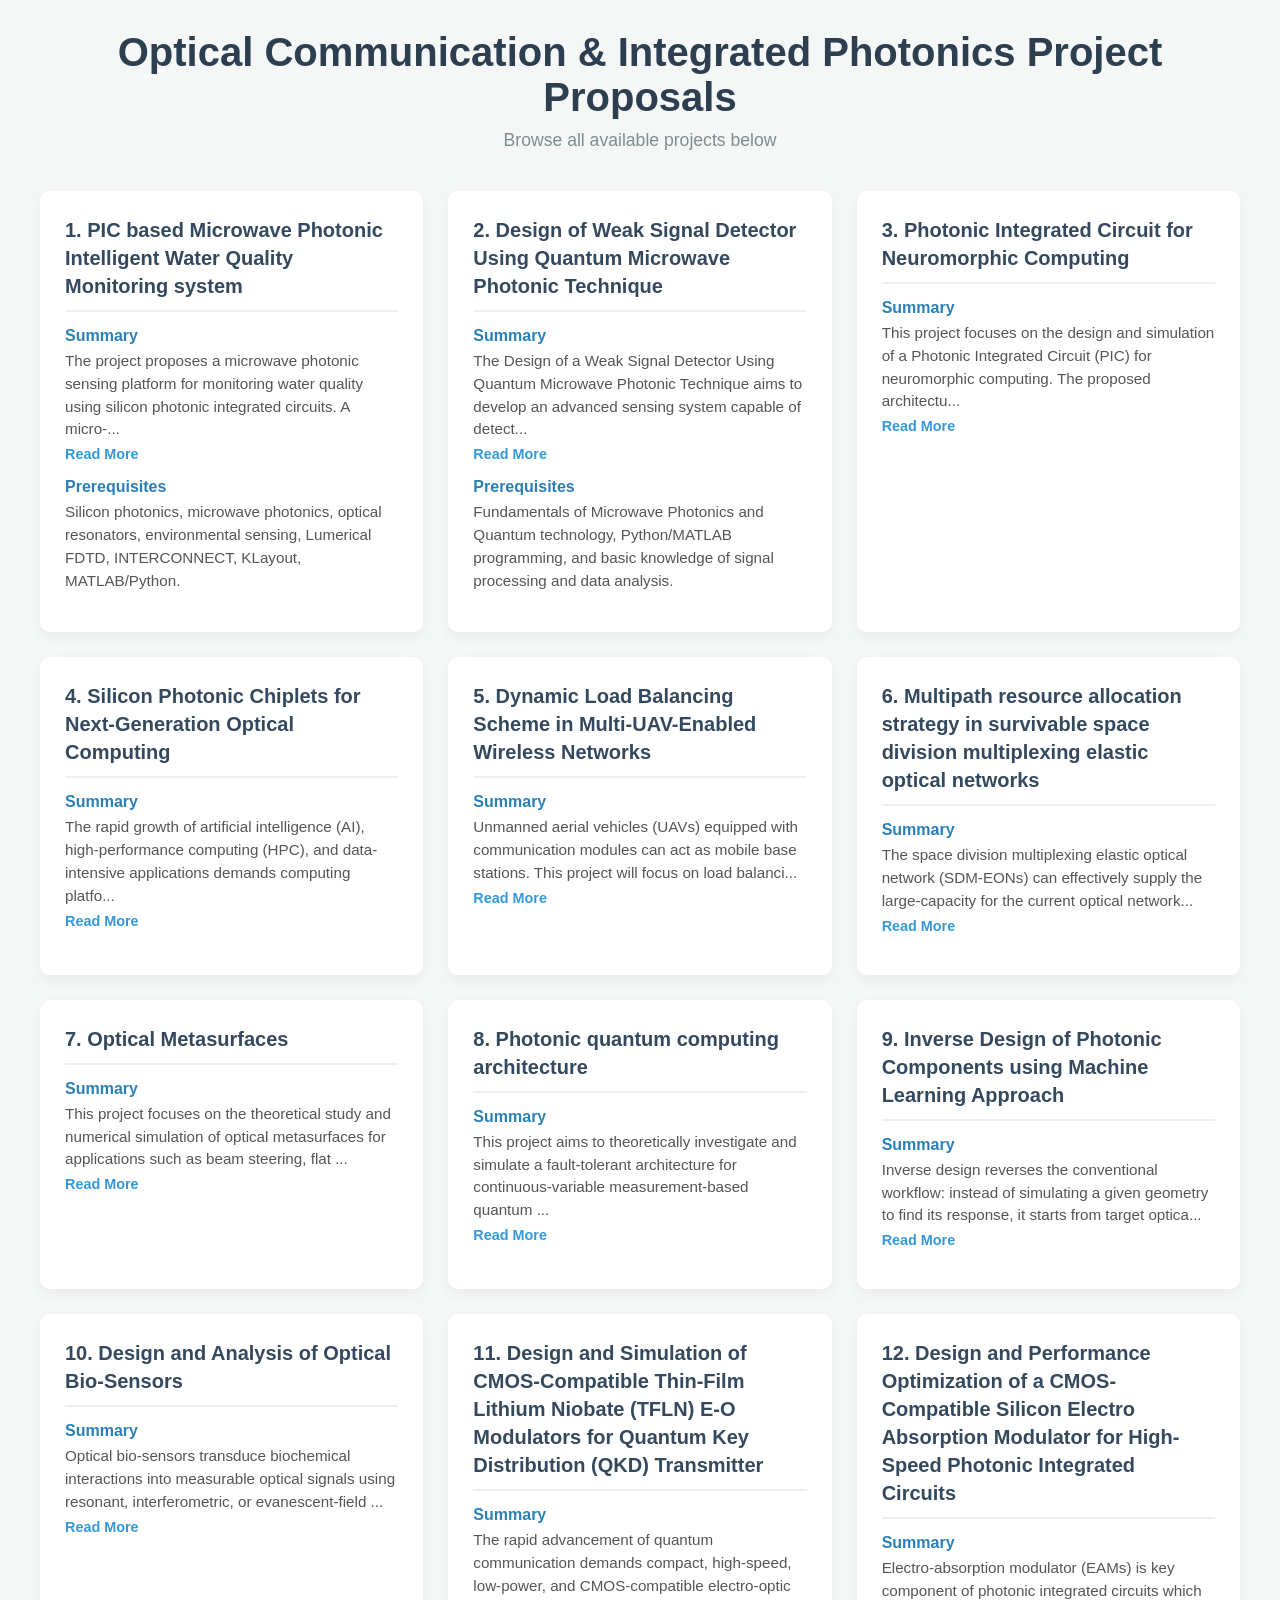
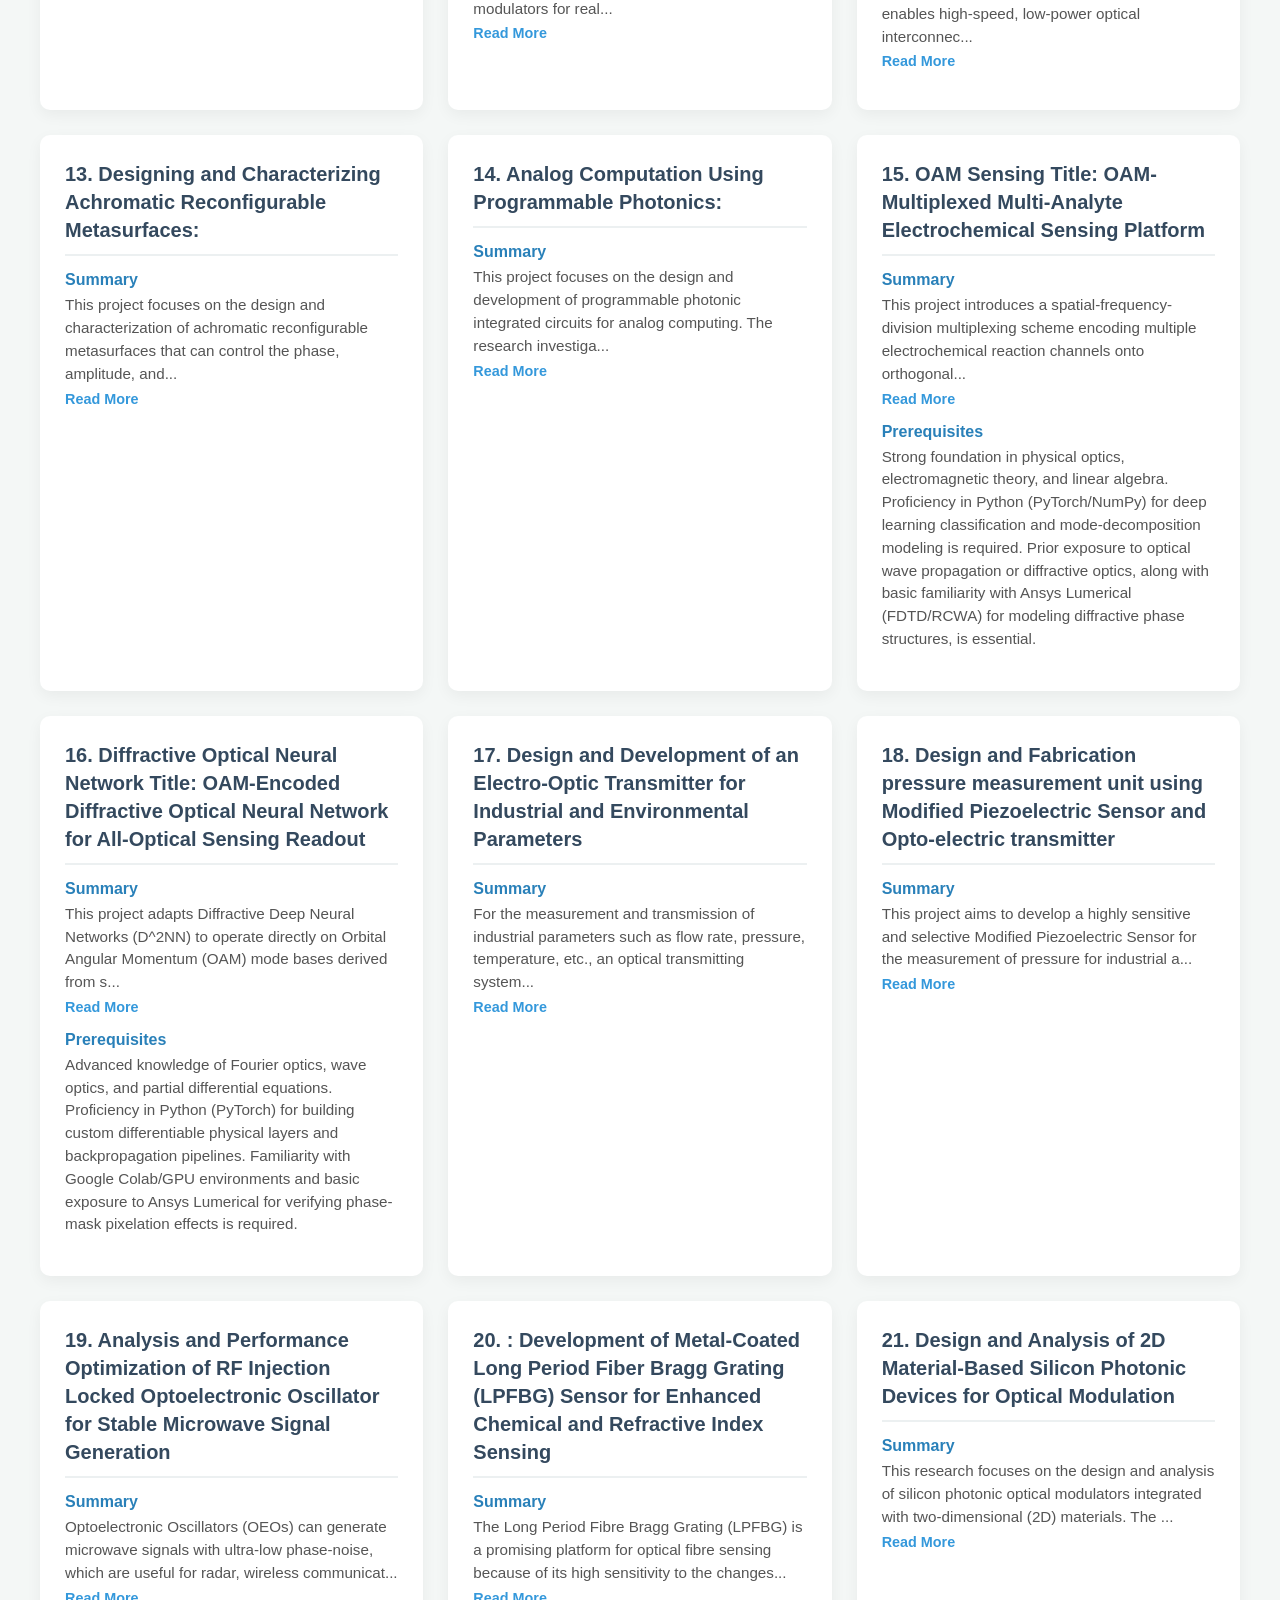
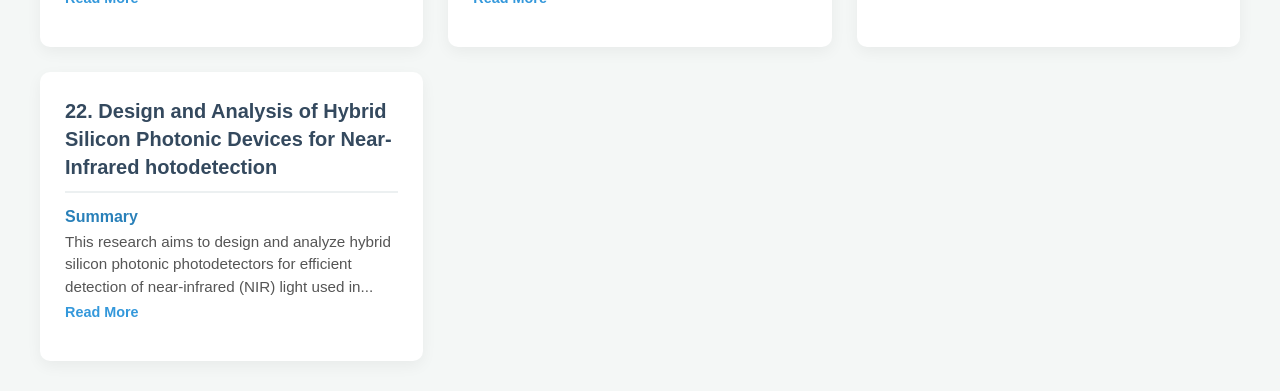
<file: Optical-Communication-and-Integrated-Photonics/index.html>
<!DOCTYPE html>
<html lang="en">
<head>
    <meta charset="UTF-8">
    <meta name="viewport" content="width=device-width, initial-scale=1.0">
    <title>Optical Communication & Integrated Photonics Project Proposals</title>
    <style>
        * {
            box-sizing: border-box;
            margin: 0;
            padding: 0;
            font-family: 'Segoe UI', Tahoma, Geneva, Verdana, sans-serif;
        }

        body {
            background-color: #f4f7f6;
            color: #333;
            padding: 30px;
        }

        .container {
            width: 100%;
            max-width: 1200px;
            margin: 0 auto;
        }

        header {
            text-align: center;
            margin-bottom: 40px;
        }

        header h1 {
            font-size: 2.5rem;
            color: #2c3e50;
            margin-bottom: 10px;
        }

        header p {
            color: #7f8c8d;
            font-size: 1.1rem;
        }

        /* Grid layout for all projects */
        #projects-grid {
            display: grid;
            grid-template-columns: repeat(auto-fit, minmax(320px, 1fr));
            gap: 25px;
        }

        .card {
            background: #ffffff;
            border-radius: 10px;
            padding: 25px;
            box-shadow: 0 5px 15px rgba(0,0,0,0.05);
            transition: transform 0.2s, box-shadow 0.2s;
            display: flex;
            flex-direction: column;
        }

        .card:hover {
            transform: translateY(-5px);
            box-shadow: 0 8px 25px rgba(0,0,0,0.1);
        }

        .project-title {
            font-size: 1.25rem;
            color: #34495e;
            margin-bottom: 15px;
            padding-bottom: 10px;
            border-bottom: 2px solid #ecf0f1;
            line-height: 1.4;
        }

        .section {
            margin-bottom: 15px;
        }

        .section h4 {
            font-size: 1rem;
            color: #2980b9;
            margin-bottom: 5px;
        }

        .section p {
            font-size: 0.95rem;
            line-height: 1.5;
            color: #555;
        }

        /* Read More Button Styles */
        .read-more-btn {
            background: none;
            border: none;
            color: #3498db;
            font-weight: 600;
            font-size: 0.9rem;
            padding: 0;
            margin-top: 5px;
            cursor: pointer;
            text-decoration: none;
        }

        .read-more-btn:hover {
            color: #2c3e50;
            text-decoration: underline;
        }
    </style>
</head>
<body>
    <div class="container">
        <header>
            <h1>Optical Communication & Integrated Photonics Project Proposals</h1>
            <p>Browse all available projects below</p>
        </header>
        
        <!-- This is where all the project cards will be generated -->
        <div id="projects-grid"></div>
    </div>

    <script>
        const projects = [
            {
                "id": 1,
                "title": "PIC based Microwave Photonic Intelligent Water Quality Monitoring system",
                "summary": "The project proposes a microwave photonic sensing platform for monitoring water quality using silicon photonic integrated circuits. A micro-ring resonator will be employed to detect refractive index changes corresponding to dissolved contaminants such as heavy metals, nitrates, salinity, and industrial pollutants. Microwave photonic interrogation will improve detection resolution while maintaining compact device dimensions. The project will evaluate sensing performance through resonance wavelength shifts, sensitivity, Q-factor, and detection limits using numerical simulations. The layout will be prepared in KLayout for future CMOS-compatible fabrication. The developed sensor has potential applications in environmental monitoring, smart water distribution systems, and industrial wastewater management.",
                "prerequisites": "Silicon photonics, microwave photonics, optical resonators, environmental sensing, Lumerical FDTD, INTERCONNECT, KLayout, MATLAB/Python."
            },
            {
                "id": 2,
                "title": "Design of Weak Signal Detector Using Quantum Microwave Photonic Technique",
                "summary": "The Design of a Weak Signal Detector Using Quantum Microwave Photonic Technique aims to develop an advanced sensing system capable of detecting extremely weak microwave signals with high sensitivity, precision, and low noise. Conventional electronic signal detection techniques often face limitations due to thermal noise, electromagnetic interference, and restricted bandwidth, making it difficult to detect signals with very low power levels. Quantum microwave photonics combines the principles of quantum mechanics with microwave photonic technology to overcome these limitations. This technology has significant applications in radar systems, satellite communications, wireless communication networks, electronic warfare, radio astronomy, biomedical sensing, and quantum communication, where reliable detection of extremely weak signals is essential.",
                "prerequisites": "Fundamentals of Microwave Photonics and Quantum technology, Python/MATLAB programming, and basic knowledge of signal processing and data analysis."
            },
            {
                "id": 3,
                "title": "Photonic Integrated Circuit for Neuromorphic Computing ",
                "summary": "This project focuses on the design and simulation of a Photonic Integrated Circuit (PIC) for neuromorphic computing. The proposed architecture will use silicon photonic devices such as Mach–Zehnder interferometers  and phase shifters to implement neural-network operations. The study will investigate optical synapses and neurons for high-speed and energy-efficient information processing.Key performance parameters such as insertion loss, crosstalk, power consumption, latency, and computational efficiency will be evaluated.The proposed PIC architecture aims to provide a scalable and energy-efficient platform for next-generation AI and neuromorphic computing applications.ysis."
            },
            {
                "id": 4,
                "title": "Silicon Photonic Chiplets for Next-Generation Optical Computing",
                "summary": "The rapid growth of artificial intelligence (AI), high-performance computing (HPC), and data-intensive applications demands computing platforms that offer significantly higher speed and energy efficiency than conventional electronic processors. This project aims to develop a Silicon Photonic Chiplet platform for next-generation optical computing by leveraging CMOS-compatible silicon photonic integrated circuits. The proposed research will focus on the design, fabrication, and experimental demonstration of modular photonic chiplets incorporating programmable photonic devices and circuits, low-loss optical interconnects, and electronic–photonic co-integration. The modular chiplet architecture will provide scalability, high bandwidth, low latency, and reduced power consumption while supporting future AI accelerators and optical data centres. The project will contribute to the development of indigenous silicon photonic technologies and strengthen India's capabilities in advanced semiconductor and optical computing systems.",
                "prerequisites": "N/A"
            },
            {
                "id": 5,
                "title": "Dynamic Load Balancing Scheme in Multi-UAV-Enabled Wireless Networks",
                "summary": "Unmanned aerial vehicles (UAVs) equipped with communication modules can act as mobile base stations. This project will focus on load balancing in multi-UAV-enabled wireless networks, where UAVs will serve ground user equipments (UEs) with time division multiple access (TDMA). The UEs will have spatiotemporal heterogeneous requests to transfer data which need to be fulfilled in time, the unfinished part called unfinished user request. To improve the quality of service (QoS) and promote the overall system performance, we will exploit the flexibility of UAVs to propose a flexible and efficient multi-UAV-enabled load balancing (MULB) scheme. Taking the load balancing effect into consideration, the network optimization problem will be formulated as minimizing the maximum unfinished user request by jointly optimizing user association, UAV trajectory, and time slot allocation.",
                "prerequisites": "N/A"
            },
            {
                "id": 6,
                "title": "Multipath resource allocation strategy in survivable space division multiplexing elastic optical networks",
                "summary": "The space division multiplexing elastic optical network (SDM-EONs) can effectively supply the large-capacity for the current optical network. If a link failure occurs, it will bring huge data losses or disruptions for the operator. this project will propose a survivable multipath fragmentation-sensitive fragmentation-aware routing, core and spectrum assignment (SM-FSFA-RSCA) scheme to solving the problem of survivability of the request in SDM-EONs and spectrum fragmentation that caused by the dynamic allocation and release of spectrum resources. We will design a fragmentation-sensitive fragmentation metric (FSFM) to estimate the spectrum fragmentation in the established lightpaths, and design a dynamic routing and core selection strategy for the request to control spectrum fragmentation in the core according to FSFM. We will consider the survivable multipath routing strategy for saving spectrum resources, each path of the multipath can be used as a working path or a protection path. In addition, for spectrum allocation, a survivable multipath with shared spectrum allocation strategy is adopted to maximize the utilization of frequency resources.",
                "prerequisites": "N/A"
            },
            {
                "id": 7,
                "title": "Optical Metasurfaces",
                "summary": "This project focuses on the theoretical study and numerical simulation of optical metasurfaces for applications such as beam steering, flat lenses, holography, polarization control, and optical sensing. The student will investigate the interaction of electromagnetic waves with subwavelength nanostructures and evaluate the performance of different metasurface designs through numerical simulations. The project requires a strong background in electromagnetics and optics. Students should be willing to undertake programming in MATLAB or Python and learn relevant electromagnetic simulation software as part of the project.",
                "prerequisites": "N/A"
            },
            {
                "id": 8,
                "title": "Photonic quantum computing architecture",
                "summary": "This project aims to theoretically investigate and simulate a fault-tolerant architecture for continuous-variable measurement-based quantum computation. The student will need to learn the basics of photonic quantum information processing, including quantum computation, quantum optics, and operator algebra. The project involves Python programming and the use of quantum simulation libraries such as Strawberry Fields, QuTiP, and other related software tools.",
                "prerequisites": "N/A"
            },
            {
                "id": 9,
                "title": "Inverse Design of Photonic Components using Machine Learning Approach",
                "summary": "Inverse design reverses the conventional workflow: instead of simulating a given geometry to find its response, it starts from target optical specifications and automatically discovers geometries that achieve them. Machine learning (ML) accelerates this by learning the mapping between device parameters and electromagnetic responses, then inverting it to propose candidates far faster than brute-force sweeps or adjoint-only loops. Common strategies include discriminative models (direct and tandem neural networks), generative models (VAEs, GANs, diffusion models), and reinforcement learning, often combined with physics-based optimizers like adjoint methods or topology optimization. Hybrid schemes use ML to initialize or regularize the search, while adjoint gradients refine fine features under fabrication constraints such as minimum width and spacing. Applications span ultra-compact couplers, low-loss bends, broadband splitters, grating couplers, metamaterial absorbers, and even dispersion-engineered structures for nonlinear processes like four-wave mixing in topological photonic crystals. Multi-fidelity ensembles further improve reliability by coupling low-cost surrogate models with high-fidelity simulations or experimental data, enabling robust, foundry-ready photonic components with reduced design cycles.",
                "prerequisites": "N/A"
            },
            {
                "id": 10,
                "title": "Design and Analysis of Optical Bio-Sensors",
                "summary": "Optical bio-sensors transduce biochemical interactions into measurable optical signals using resonant, interferometric, or evanescent-field platforms. Key designs include microring and photonic crystal cavities, slot waveguides, plasmonic nanostructures, and grating-based sensors, all engineered to maximize sensitivity (nm/RIU or pm/ng·mL⁻¹), figure of merit, and limit of detection while maintaining robustness in fluidic environments. Design leverages strong field confinement and high Q-factors to enhance light–matter interaction with target analytes. Slot waveguides and photonic crystal defect cavities increase overlap with the sensing region; inverse design further tailors mode profiles and dispersion to boost sensitivity and relax fabrication tolerances. For specificity, surfaces are functionalized with receptors (antibodies, aptamers), and structures are optimized to minimize bulk refractive index drift while amplifying surface-bound signals. Analysis combines electromagnetic simulations with binding kinetics and noise models to predict dynamic range, response time, and detection limits. Experimental validation includes calibration against known concentrations, assessment of selectivity, and integration with on-chip references and microfluidics for stable, real-time readout suitable for point-of-care and lab-on-chip systems.",
                "prerequisites": "N/A"
            },
            {
                "id": 11,
                "title": "Design and Simulation of CMOS-Compatible Thin-Film Lithium Niobate (TFLN) E-O Modulators for Quantum Key Distribution (QKD) Transmitter",
                "summary": "The rapid advancement of quantum communication demands compact, high-speed, low-power, and CMOS-compatible electro-optic modulators for realizing scalable and secure Quantum Key Distribution (QKD) systems. Thin-Film Lithium Niobate (TFLN) has emerged as a promising platform owing to its excellent electro-optic properties, low optical loss, and ultra-high modulation bandwidth. In the proposed project our aim is to design and simulate a CMOS-compatible TFLN Mach–Zehnder electro-optic modulator by optimizing waveguide dimensions and traveling-wave electrodes to achieve high optical confinement, low insertion loss, low half-wave voltage (Vπ), high extinction ratio, and low energy per bit. CMOS-compatible fabrication constraints will also be investigated to facilitate large-scale photonic integration. The optimized modulator will be integrated into a QKD transmitter supporting time-bin and phase encoding, Decoy-State BB84 protocol. The design and performance will be analyzed using Ansys Lumerical MODE/DEVICE, COMSOL Multiphysics, CST Microwave Studio (or Ansys HFSS), and MATLAB/Python.",
                "prerequisites": "N/A"
            },
            {
                "id": 12,
                "title": "Design and Performance Optimization of a CMOS-Compatible Silicon Electro Absorption Modulator for High-Speed Photonic Integrated Circuits",
                "summary": "Electro-absorption modulator (EAMs) is key component of photonic integrated circuits which enables high-speed, low-power optical interconnect and quantum photonic systems. Developing CMOS compatible silicon EAMs facilitates seamless integration with electronic circuits, resulting in compact, scalable, and cost-effective optical transceivers. In this project aims to design and optimize a Si-CMOS-compatible electro-absorption modulator with low insertion loss, high extinction ratio, wide modulation bandwidth, and low driving voltage. The work will involve designing the modulator structure using photonic and semiconductor device simulation tools, followed by optimization of waveguide dimensions, doping profiles, and electrode configurations to enhance modulation efficiency and speed. Optical and electrical characteristics, including insertion loss, extinction ratio, bandwidth, and energy consumption, will be systematically analyzed. The optimized design will be compared with recently reported silicon modulators to assess its suitability for next-generation high speed optical interconnects.",
                "prerequisites": "N/A"
            },
            {
                "id": 13,
                "title": "Designing and Characterizing Achromatic Reconfigurable Metasurfaces:",
                "summary": "This project focuses on the design and characterization of achromatic reconfigurable metasurfaces that can control the phase, amplitude, and polarization of light over a broad wavelength range. The goal is to reduce chromatic aberrations and enable tunable optical functionalities using programmable metasurface designs. The developed devices will find applications in imaging, beam steering, optical communication, sensing, LiDAR, and integrated photonics.",
                "prerequisites": "N/A"
            },
            {
                "id": 14,
                "title": "Analog Computation Using Programmable Photonics:",
                "summary": "This project focuses on the design and development of programmable photonic integrated circuits for analog computing. The research investigates different waveguide mesh architectures, such as rectangular, triangular, and hexagonal meshes, and develops algorithms to configure and reconfigure the hardware for implementing various analog signal-processing functions. The developed programmable photonic processors will have applications in analog computing, optical signal processing, microwave photonics, machine learning, and optical communication systems.",
                "prerequisites": "N/A"
            },
            {
                "id": 15,
                "title": "OAM Sensing Title: OAM-Multiplexed Multi-Analyte Electrochemical Sensing Platform",
                "summary": "This project introduces a spatial-frequency-division multiplexing scheme encoding multiple electrochemical reaction channels onto orthogonal Orbital Angular Momentum (OAM) modes of a composite vortex beam. Segmented diffractive elements imprint distinct topological charge signatures correlated to specific analyte redox activities, collapsing multi-detector setups into a single optical beam readout. The student will simulate Laguerre-Gaussian beam propagation, model perturbed mode superpositions, and train a Convolutional Neural Network (CNN) to map power redistribution back to individual analyte concentrations.",
                "prerequisites": "Strong foundation in physical optics, electromagnetic theory, and linear algebra. Proficiency in Python (PyTorch/NumPy) for deep learning classification and mode-decomposition modeling is required. Prior exposure to optical wave propagation or diffractive optics, along with basic familiarity with Ansys Lumerical (FDTD/RCWA) for modeling diffractive phase structures, is essential."
            },
            {
                "id": 16,
                "title": "Diffractive Optical Neural Network Title: OAM-Encoded Diffractive Optical Neural Network for All-Optical Sensing Readout",
                "summary": "This project adapts Diffractive Deep Neural Networks (D^2NN) to operate directly on Orbital Angular Momentum (OAM) mode bases derived from structured light sensing. Instead of using digital CNNs, cameras, and GPUs to decode mode signatures, this passive, physics-computed diffractive network classifies perturbed OAM mode profiles all-optically using trainable phase masks before light reaches a detector. The student will implement the forward wave-propagation model using the Angular Spectrum Method, optimize diffractive phase-layer weights via backpropagation, and conduct tolerance checks against discrete fabrication limits.",
                "prerequisites": "Advanced knowledge of Fourier optics, wave optics, and partial differential equations. Proficiency in Python (PyTorch) for building custom differentiable physical layers and backpropagation pipelines. Familiarity with Google Colab/GPU environments and basic exposure to Ansys Lumerical for verifying phase-mask pixelation effects is required."
            },
            {
                "id": 17,
                "title": "Design and Development of an Electro-Optic Transmitter for Industrial and Environmental Parameters",
                "summary": "For the measurement and transmission of industrial parameters such as flow rate, pressure, temperature, etc., an optical transmitting system has a great impact, especially for long-distance transmission through inflammable and hazardous areas. The design of a complete optical system, i.e., both the sensing and transmitting units of optical type, increases the system's cost to a very high level. A combination of a primary electrical-type sensor and a Mach-Zehnder Interferometer (MZI)-based transmitter will be designed. The approach will be capable of measuring parameters such as temperature, humidity, flow rate, or pressure, and transmitting the readings to a remote location via electro-optic modulation in the MZI. The proposed system will be a hybrid type and consists of two sections. The first part is the electrical type, which is responsible for detecting and sensing the measured parameters in the electrical domain (primary), and the second part is responsible for transmitting the measured information in the optical domain (secondary).",
                "prerequisites": "N/A"
            },
            {
                "id": 18,
                "title": "Design and Fabrication pressure measurement unit using Modified Piezoelectric Sensor and Opto-electric transmitter",
                "summary": "This project aims to develop a highly sensitive and selective Modified Piezoelectric Sensor for the measurement of pressure for industrial applications.  A modified piezo-sensitive technique will be developed to measure the pressure. The sensitivity of the piezo-based sensing technique is very high but the limitation is that it is not suitable for the variables that are static in nature.  This modified method is suitable for the measurement of the static variables. Pressure measurement will be done by this technique and for transmitting the signal the electro optic transmitter will be used. The transmission of electrical signals may cause safety concern in inflammable and hazardous areas in industry whereas an optical transmitting system has a great impact, especially for long-distance transmission. The design of a complete optical system, i.e., both the sensing and transmitting units of optical type, increases the system’s cost to a very high level. Thus a piezoelectric sensor will be designed for sensing and an optical system will be designed for transmitting the measured information to the control room. ",
                "prerequisites": "N/A"
            },
            {
                "id": 19,
                "title": "Analysis and Performance Optimization of RF Injection Locked Optoelectronic Oscillator for Stable Microwave Signal Generation",
                "summary": "Optoelectronic Oscillators (OEOs) can generate microwave signals with ultra-low phase-noise, which are useful for radar, wireless communication, microwave photonics and sensing systems. However, frequency instability and numerous oscillation modes are commonly observed in conventional fiber-delay OEOs owing to the lengthy cavity delay. The proposed research is to study the performance of an RF injection locked optoelectronic oscillator and to study the influence of injection locking on frequency stability and spectrum purity. The proposed effort is modelling and simulation of fiber delay OEO utilizing Lumerical, Opti-System and MATLAB. We will characterize key performance metrics including the oscillation frequency, Side-Mode Suppression Ratio (SMSR), phase noise, locking range and output RF power under free-running and injection-locked situations. The effect of fiber delay length and injection signal parameters on the performance of the oscillator will be also explored. The project is planned to provide increased frequency stability, reduced phase noise and enhanced SMSR that will help advance high-performance microwave photonic oscillators for next generation communication and sensing applications.",
                "prerequisites": "N/A"
            },
            {
                "id": 20,
                "title": ": Development of Metal-Coated Long Period Fiber Bragg Grating (LPFBG) Sensor for Enhanced Chemical and Refractive Index Sensing",
                "summary": "The Long Period Fibre Bragg Grating (LPFBG) is a promising platform for optical fibre sensing because of its high sensitivity to the changes in the surrounding refractive index and chemical environment. The aim of this project is to develop and study a metal-coated LPFBG sensor for enhanced sensing performance. A thin metallic layer (e.g. gold, silver or other functional metal) will be deposited on the LPFBG surface to enhance the interaction between the guided optical modes and surrounding medium. The student will investigate the influence of parameters of metal coating on shift of resonance wavelength, sensitivity and sensor performance. The project will comprise numerical analysis, sensor fabrication/modification, optical characterisation and experimental evaluation for chemical and refractive index sensing applications. The developed sensor is a compact and sensitive platform for applications in environmental monitoring, chemical detection and biomedical sensing.",
                "prerequisites": "N/A"
            },
            {
                "id": 21,
                "title": "Design and Analysis of 2D Material-Based Silicon Photonic Devices for Optical Modulation",
                "summary": "This research focuses on the design and analysis of silicon photonic optical modulators integrated with two-dimensional (2D) materials. The objective is to enhance modulation efficiency, increase bandwidth, and reduce power consumption for next-generation optical communication systems. The research involves designing waveguide-based modulators, optimizing device geometry, and evaluating key performance parameters using photonic simulation tools.",
                "prerequisites": "N/A"
            },
            {
                "id": 22,
                "title": "Design and Analysis of Hybrid Silicon Photonic Devices for Near-Infrared hotodetection",
                "summary": "This research aims to design and analyze hybrid silicon photonic photodetectors for efficient detection of near-infrared (NIR) light used in optical communication. Since silicon exhibits limited optical absorption in the NIR region, hybrid integration with material is employed to improve responsivity and detection efficiency. The study includes the design and optimization of waveguide-integrated photodetectors and the evaluation of performance parameters  using  simulation techniques.",
                "prerequisites": "N/A"
            }
            
        ];

        // How many characters to show before cutting off the text
        const MAX_SUMMARY_LENGTH = 140;

        function renderProjects() {
            const grid = document.getElementById('projects-grid');
            let htmlContent = '';

            projects.forEach(project => {
                // Determine if we need a Read More button
                const isLong = project.summary.length > MAX_SUMMARY_LENGTH;
                const shortSummary = isLong ? project.summary.substring(0, MAX_SUMMARY_LENGTH) + "..." : project.summary;
                
                // Escape quotes so they don't break the HTML attributes
                const safeFullSummary = project.summary.replace(/'/g, "&#39;").replace(/"/g, "&quot;");
                const safeShortSummary = shortSummary.replace(/'/g, "&#39;").replace(/"/g, "&quot;");

                // Start building the card
                let cardHtml = `
                    <div class="card">
                        <h3 class="project-title">${project.id}. ${project.title}</h3>
                        
                        <div class="section">
                            <h4>Summary</h4>
                            <p class="summary-text" data-full="${safeFullSummary}" data-short="${safeShortSummary}">
                                ${safeShortSummary}
                            </p>
                            ${isLong ? `<button class="read-more-btn" onclick="toggleSummary(this)">Read More</button>` : ''}
                        </div>
                `;

                // Only show Prerequisites if it's not "N/A"
                if (project.prerequisites && project.prerequisites !== "N/A") {
                    cardHtml += `
                        <div class="section">
                            <h4>Prerequisites</h4>
                            <p>${project.prerequisites}</p>
                        </div>
                    `;
                }

                cardHtml += `</div>`; // Close card
                htmlContent += cardHtml;
            });

            grid.innerHTML = htmlContent;
        }

        // Function to handle the Read More / Read Less click
        function toggleSummary(btn) {
            const summaryPara = btn.previousElementSibling;
            const fullText = summaryPara.getAttribute('data-full');
            const shortText = summaryPara.getAttribute('data-short');

            if (btn.innerText === "Read More") {
                summaryPara.innerText = fullText;
                btn.innerText = "Read Less";
            } else {
                summaryPara.innerText = shortText;
                btn.innerText = "Read More";
            }
        }

        // Run the render function when the page loads
        window.onload = renderProjects;
    </script>
</body>
</html>
</file>
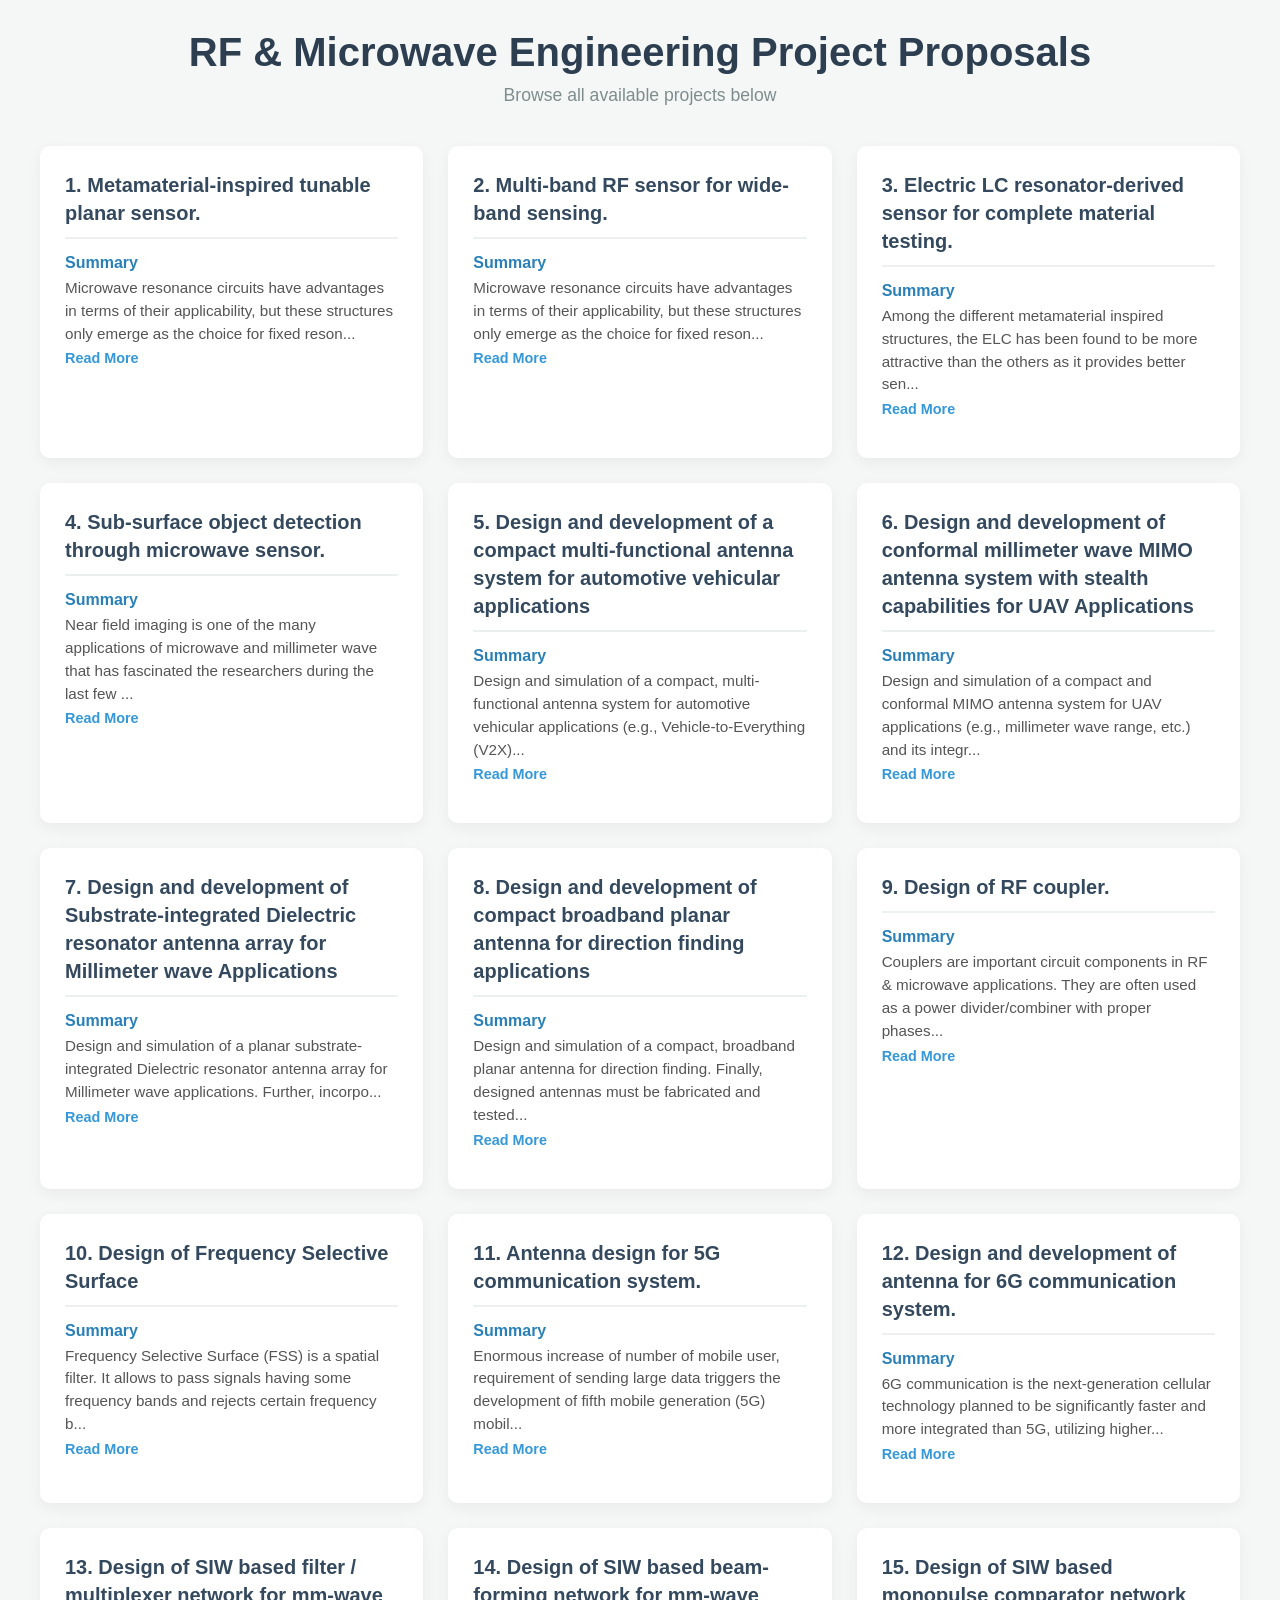
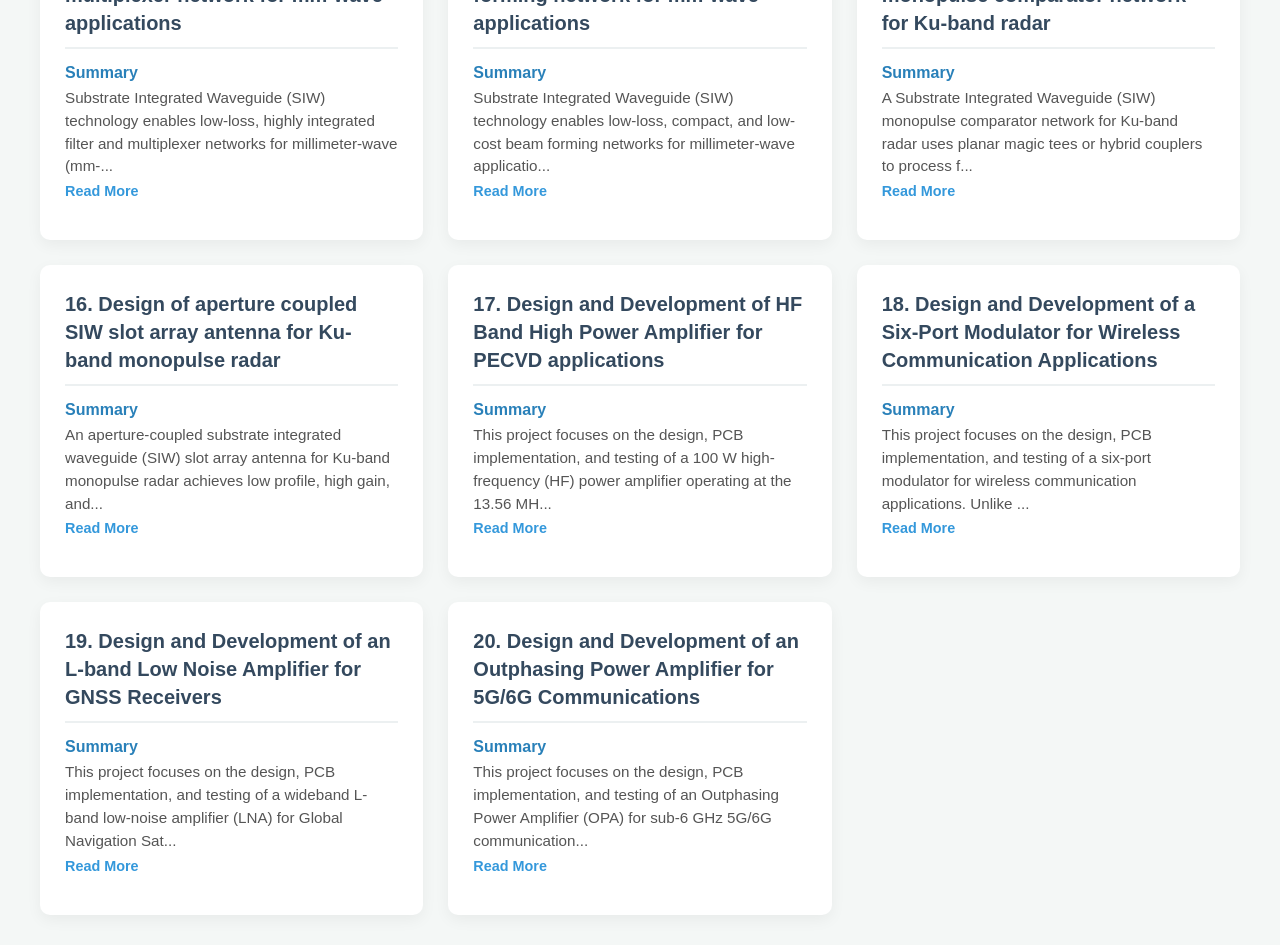
<file: RF-and-Microwave/index.html>
<!DOCTYPE html>
<html lang="en">
<head>
    <meta charset="UTF-8">
    <meta name="viewport" content="width=device-width, initial-scale=1.0">
    <title>RF & Microwave Engineering Project Proposals</title>
    <style>
        * {
            box-sizing: border-box;
            margin: 0;
            padding: 0;
            font-family: 'Segoe UI', Tahoma, Geneva, Verdana, sans-serif;
        }

        body {
            background-color: #f4f7f6;
            color: #333;
            padding: 30px;
        }

        .container {
            width: 100%;
            max-width: 1200px;
            margin: 0 auto;
        }

        header {
            text-align: center;
            margin-bottom: 40px;
        }

        header h1 {
            font-size: 2.5rem;
            color: #2c3e50;
            margin-bottom: 10px;
        }

        header p {
            color: #7f8c8d;
            font-size: 1.1rem;
        }

        /* Grid layout for all projects */
        #projects-grid {
            display: grid;
            grid-template-columns: repeat(auto-fit, minmax(320px, 1fr));
            gap: 25px;
        }

        .card {
            background: #ffffff;
            border-radius: 10px;
            padding: 25px;
            box-shadow: 0 5px 15px rgba(0,0,0,0.05);
            transition: transform 0.2s, box-shadow 0.2s;
            display: flex;
            flex-direction: column;
        }

        .card:hover {
            transform: translateY(-5px);
            box-shadow: 0 8px 25px rgba(0,0,0,0.1);
        }

        .project-title {
            font-size: 1.25rem;
            color: #34495e;
            margin-bottom: 15px;
            padding-bottom: 10px;
            border-bottom: 2px solid #ecf0f1;
            line-height: 1.4;
        }

        .section {
            margin-bottom: 15px;
        }

        .section h4 {
            font-size: 1rem;
            color: #2980b9;
            margin-bottom: 5px;
        }

        .section p {
            font-size: 0.95rem;
            line-height: 1.5;
            color: #555;
        }

        /* Read More Button Styles */
        .read-more-btn {
            background: none;
            border: none;
            color: #3498db;
            font-weight: 600;
            font-size: 0.9rem;
            padding: 0;
            margin-top: 5px;
            cursor: pointer;
            text-decoration: none;
        }

        .read-more-btn:hover {
            color: #2c3e50;
            text-decoration: underline;
        }
    </style>
</head>
<body>
    <div class="container">
        <header>
            <h1>RF & Microwave Engineering Project Proposals</h1>
            <p>Browse all available projects below</p>
        </header>
        
        <div id="projects-grid"></div>
    </div>

    <script>
        const projects = [
            {
                "id": 1,
                "title": "Metamaterial-inspired tunable planar sensor.",
                "summary": "Microwave resonance circuits have advantages in terms of their applicability, but these structures only emerge as the choice for fixed resonant frequency sensor with improved accuracy. However, in real world scenario, it is mainly required to develop the customized RF resonant structures that can be used over wide frequency range providing decent accuracy. As a matter of fact, the resonant frequency of these structures mainly depends on their physical dimensions and hence only static resonant structures (structure having fixed resonant frequency) can be realized. On the contrary, several applications like dielectric testing of dispersive material requires designing the sensor over a wider frequency range."
            },
            {
                "id": 2,
                "title": "Multi-band RF sensor for wide-band sensing.",
                "summary": "Microwave resonance circuits have advantages in terms of their applicability, but these structures only emerge as the choice for fixed resonant frequency sensor with improved accuracy. However, in real world scenario, it is mainly required to develop the customized RF resonant structures that can be used over wide frequency range providing decent accuracy. As a matter of fact, the resonant frequency of these structures mainly depends on their physical dimensions and hence only static resonant structures (structure having fixed resonant frequency) can be realized. On the contrary, several applications like dielectric testing of dispersive material requires designing the sensor over a wider frequency range."
            },
            {
                "id": 3,
                "title": "Electric LC resonator-derived sensor for complete material testing.",
                "summary": "Among the different metamaterial inspired structures, the ELC has been found to be more attractive than the others as it provides better sensitivity, linearity, and dynamic range. For dielectric sensing applications, till now only simple ELC resonators have been employed, thus limiting their sensitivity. The high sensitivity as well as selectivity of sensors is desired for many applications such as detection of small quantity of adulterant in the food product, accurate estimation of complete dielectric and magnetic properties of materials, etc."
            },
            {
                "id": 4,
                "title": "Sub-surface object detection through microwave sensor.",
                "summary": "Near field imaging is one of the many applications of microwave and millimeter wave that has fascinated the researchers during the last few years due to its application in a variety of fields such as malignant tissue detection in the biomedical field, subsurface corrosion detection in metals, crack detection, dielectric characterization, delamination in IC packages, water quality assessment, security checks at airport, malls etc. The main advantage of using the microwave imaging technology is its ability to penetrate the objects depending on its dielectric and magnetic behavior, and providing non-ionizing, non-destructive, and non-invasive testing environment."
            },
            {
                "id": 5,
                "title": "Design and development of a compact multi-functional antenna system for automotive vehicular applications",
                "summary": "Design and simulation of a compact, multi-functional antenna system for automotive vehicular applications (e.g., Vehicle-to-Everything (V2X), and Ultra-Wideband (UWB) for ranging,). Finally, designed antennas must be fabricated and tested to validate the simulation results."
            },
            {
                "id": 6,
                "title": "Design and development of conformal millimeter wave MIMO antenna system with stealth capabilities for UAV Applications",
                "summary": "Design and simulation of a compact and conformal MIMO antenna system for UAV applications (e.g., millimeter wave range, etc.) and its integration with UAV. Further, improvement in the stealth capabilities of the integrated UAV system through various RCS-reduction techniques. Finally, designed antennas must be fabricated and tested to validate the simulation results."
            },
            {
                "id": 7,
                "title": "Design and development of Substrate-integrated Dielectric resonator antenna array for Millimeter wave Applications",
                "summary": "Design and simulation of a planar substrate-integrated Dielectric resonator antenna array for Millimeter wave applications. Further, incorporate beamforming techniques to improve scanning. Finally, designed antennas must be fabricated and tested to validate the simulation results."
            },
            {
                "id": 8,
                "title": "Design and development of compact broadband planar antenna for direction finding applications",
                "summary": "Design and simulation of a compact, broadband planar antenna for direction finding. Finally, designed antennas must be fabricated and tested to validate the simulation results."
            },
            {
                "id": 9,
                "title": "Design of RF coupler.",
                "summary": "Couplers are important circuit components in RF & microwave applications. They are often used as a power divider/combiner with proper phases or as a part of a mixer. Among different available couplers, probably the most used couplers are rat-race couplers and branch-line quadrature hybrid couplers, TE 21 coupler etc. High performance RF & Microwave coupler design is the goal of the project."
            },
            {
                "id": 10,
                "title": "Design of Frequency Selective Surface",
                "summary": "Frequency Selective Surface (FSS) is a spatial filter. It allows to pass signals having some frequency bands and rejects certain frequency bands. FSSs are periodic structures whose resonances depend on their unit cell geometries. In case of parallel resonance, FSS acts as open circuit at resonance frequency and becomes transparent. On the other hand, in case of series resonance, it acts as short circuit and becomes opaque. High performance FSS design is the goal of the project."
            },
            {
                "id": 11,
                "title": "Antenna design for 5G communication system.",
                "summary": "Enormous increase of number of mobile user, requirement of sending large data triggers the development of fifth mobile generation (5G) mobile communication standard which can deal with high data rate. To provide such high data rate, communication systems need to be switched in mm wave frequency. However, atmospheric path loss in mm wave frequency bands is very high. To compensate this path loss, high gain antenna is essential. This high gain which is needed to compensate path loss can’t be achieved through single antenna. Array designing is inevitable for this. High performance 5G antenna design is the goal of the project."
            },
            {
                "id": 12,
                "title": "Design and development of antenna for 6G communication system.",
                "summary": "6G communication is the next-generation cellular technology planned to be significantly faster and more integrated than 5G, utilizing higher frequency bands. To design antenna for 6G communication, it is needed to explore different architectures of antenna in Sub-THz band and beyond. Moreover, design, simulation, and optimization of beamforming network and then complete array antenna is also a challenging task. Here, realization and fabrication of the antenna with its beamforming network is completely different. It is preferred to design the antenna in on package or on an IC chip. So, compactness along with large band with is challenge in this design. High performance 6G antenna design is the goal of the project."
            },
            {
                "id": 13,
                "title": "Design of SIW based filter / multiplexer network for mm-wave applications",
                "summary": "Substrate Integrated Waveguide (SIW) technology enables low-loss, highly integrated filter and multiplexer networks for millimeter-wave (mm-wave) 5G and radar systems. By utilizing metallic via holes and dielectric substrates, SIW networks merge the high quality-factor (Q) of traditional waveguides with planar circuit benefits. Design Principles Cavity Resonators: Formed using periodic metallized vias to confine electromagnetic fields in specific transverse electric (TE) modes. Coupling Structures: Utilizes iris windows, slots, or perturbations between adjacent cavities to control bandwidth and transmission zeros. Multiplexer Integration: Combines multiple channel filters via a common junction or manifold to route distinct mm-wave bands with minimal insertion loss. Key Advantages Low Loss: Significantly lower conductor and radiation losses than standard microstrip lines at high frequencies. Compact Footprint: Planar manufacturing allows seamless integration with active and passive monolithic microwave integrated circuits (MMICs)"
            },
            {
                "id": 14,
                "title": "Design of SIW based beam-forming network for mm-wave applications",
                "summary": "Substrate Integrated Waveguide (SIW) technology enables low-loss, compact, and low-cost beam forming networks for millimeter-wave applications. Core Design Principles Structure: Formed using periodic metallic via-hole arrays inside a dielectric substrate, confining electromagnetic energy like traditional rectangular waveguides. Integration: Allows seamless planar integration with active devices, microstrip lines, and antenna arrays on standard printed circuit boards. Topology: Commonly utilizes Butler matrices, directional couplers, and phase shifters to steer radiation beams precisely at frequencies like 26 GHz and 28 GHz. Performance Advantages Low Loss: Minimizes high-frequency conductor and dielectric losses typical of conventional microstrip networks. Miniaturization: Achieves significant size reduction vital for 5G mobile handsets and base stations."
            },
            {
                "id": 15,
                "title": "Design of SIW based monopulse comparator network for Ku-band radar",
                "summary": "A Substrate Integrated Waveguide (SIW) monopulse comparator network for Ku-band radar uses planar magic tees or hybrid couplers to process four antenna quadrant signals into precise sum (Σ) and difference (Δ) tracking channels. It offers low insertion loss, high port isolation, and a compact planar footprint. Core Architecture and Operation Substrate Integration: Formed using periodic metallic via-holes on high-frequency dielectric substrates, replacing bulky metallic waveguides with lightweight, low-cost planar structures. Junction Design: Utilizes H-plane and E-plane slot couplers or integrated magic tees to manage in phase power combining and phase inversion. Signal Generation: Yields one sum port for target detection alongside azimuth and elevation difference ports for precise angular tracking. Performance Characteristics Bandwidth & Matching: Operates efficiently across the Ku-band frequency spectrum with a strong return loss (>13 dB) at all access ports. Imbalance Control: Maintains strict amplitude balance (<0.2 dB) and phase balance (<2°) to preserve deep null depths (>30 dB) in difference radiation patterns."
            },
            {
                "id": 16,
                "title": "Design of aperture coupled SIW slot array antenna for Ku-band monopulse radar",
                "summary": "An aperture-coupled substrate integrated waveguide (SIW) slot array antenna for Ku-band monopulse radar achieves low profile, high gain, and precise angular tracking. Architecture and Operation Substrate Configuration: Built using a multi-layer planar PCB process, integrating a lower microstrip/SIW feeding network layer and an upper radiating slot layer. Aperture Coupling: Utilizes narrow transverse or longitudinal slots etched in the intermediate ground plane to transfer electromagnetic energy smoothly from the feed line to the radiating slots while suppressing spurious backend radiation. Monopulse Capability: Employs hybrid-fed or dual-mode cavity configurations to generate the required sum (Σ) and difference (Δ) patterns for precise target direction-finding. Performance Factors Bandwidth and Match: Provides an optimized reflection coefficient (S₁₁ < -10 dB) across the target Ku band spectrum. Isolation: Maintains high port isolation between the sum and difference channels for accurate error signal extraction."
            },
            {
                "id": 17,
                "title": "Design and Development of HF Band High Power Amplifier for PECVD applications",
                "summary": "This project focuses on the design, PCB implementation, and testing of a 100 W high-frequency (HF) power amplifier operating at the 13.56 MHz ISM band for plasma-enhanced chemical vapor deposition (PECVD) applications. The amplifier will be designed to deliver high output power with high efficiency and reliable operation. A high-efficiency switching-mode architecture, together with an optimized impedance matching network, will be employed to minimize power dissipation and ensure stable operation. The design will emphasize efficient thermal management, harmonic suppression, and robust load tolerance. The proposed amplifier provides a compact and energy-efficient RF power source suitable for PECVD systems."
            },
            {
                "id": 18,
                "title": "Design and Development of a Six-Port Modulator for Wireless Communication Applications",
                "summary": "This project focuses on the design, PCB implementation, and testing of a six-port modulator for wireless communication applications. Unlike conventional transmitter architectures that rely on active mixers, the proposed modulator employs a passive six-port network comprising hybrid couplers, power dividers, and phase-shifting elements to generate digitally modulated RF signals. Information is encoded by controlling the reflection coefficients of variable impedance loads, enabling efficient amplitude and phase modulation with reduced hardware complexity and improved linearity."
            },
            {
                "id": 19,
                "title": "Design and Development of an L-band Low Noise Amplifier for GNSS Receivers",
                "summary": "This project focuses on the design, PCB implementation, and testing of a wideband L-band low-noise amplifier (LNA) for Global Navigation Satellite System (GNSS) receivers. The design will emphasize a low noise figure, high gain, excellent input and output impedance matching, unconditional stability, and low power consumption to meet the stringent requirements of multi-constellation GNSS receivers. Matching networks will be optimized to achieve broadband performance across the entire L-band while maintaining stable operation. Circuit simulation and optimization will be carried out to evaluate key performance metrics, including gain, noise figure, return loss, stability factor, and linearity."
            },
            {
                "id": 20,
                "title": "Design and Development of an Outphasing Power Amplifier for 5G/6G Communications",
                "summary": "This project focuses on the design, PCB implementation, and testing of an Outphasing Power Amplifier (OPA) for sub-6 GHz 5G/6G communication systems, which demand high efficiency and linearity while transmitting wideband, high peak-to-average power ratio (PAPR) signals. The outphasing architecture improves efficiency by decomposing the input signal into two constant-envelope signals that are independently amplified using highly efficient power amplifiers and subsequently combined to reconstruct the desired output signal. The OPA will be implemented using off-the-shelf GaN HEMTs to achieve high output power and efficiency. The complete circuit will be designed and optimized using Keysight ADS, followed by PCB fabrication and experimental validation. The objective is to achieve high drain efficiency over a wide output power range, while maintaining adequate gain, linearity, and bandwidth suitable for next-generation 5G/6G base stations and massive MIMO applications."
            }
        ];

        // How many characters to show before cutting off the text
        const MAX_SUMMARY_LENGTH = 140;

        function renderProjects() {
            const grid = document.getElementById('projects-grid');
            let htmlContent = '';

            projects.forEach(project => {
                // Determine if we need a Read More button
                const isLong = project.summary.length > MAX_SUMMARY_LENGTH;
                const shortSummary = isLong ? project.summary.substring(0, MAX_SUMMARY_LENGTH) + "..." : project.summary;
                
                // Escape quotes so they don't break the HTML attributes
                const safeFullSummary = project.summary.replace(/'/g, "&#39;").replace(/"/g, "&quot;");
                const safeShortSummary = shortSummary.replace(/'/g, "&#39;").replace(/"/g, "&quot;");

                // Start building the card
                let cardHtml = `
                    <div class="card">
                        <h3 class="project-title">${project.id}. ${project.title}</h3>
                        
                        <div class="section">
                            <h4>Summary</h4>
                            <p class="summary-text" data-full="${safeFullSummary}" data-short="${safeShortSummary}">
                                ${safeShortSummary}
                            </p>
                            ${isLong ? `<button class="read-more-btn" onclick="toggleSummary(this)">Read More</button>` : ''}
                        </div>
                `;

                cardHtml += `</div>`; // Close card
                htmlContent += cardHtml;
            });

            grid.innerHTML = htmlContent;
        }

        // Function to handle the Read More / Read Less click
        function toggleSummary(btn) {
            const summaryPara = btn.previousElementSibling;
            const fullText = summaryPara.getAttribute('data-full');
            const shortText = summaryPara.getAttribute('data-short');

            if (btn.innerText === "Read More") {
                summaryPara.innerText = fullText;
                btn.innerText = "Read Less";
            } else {
                summaryPara.innerText = shortText;
                btn.innerText = "Read More";
            }
        }

        // Run the render function when the page loads
        window.onload = renderProjects;
    </script>
</body>
</html>
</file>
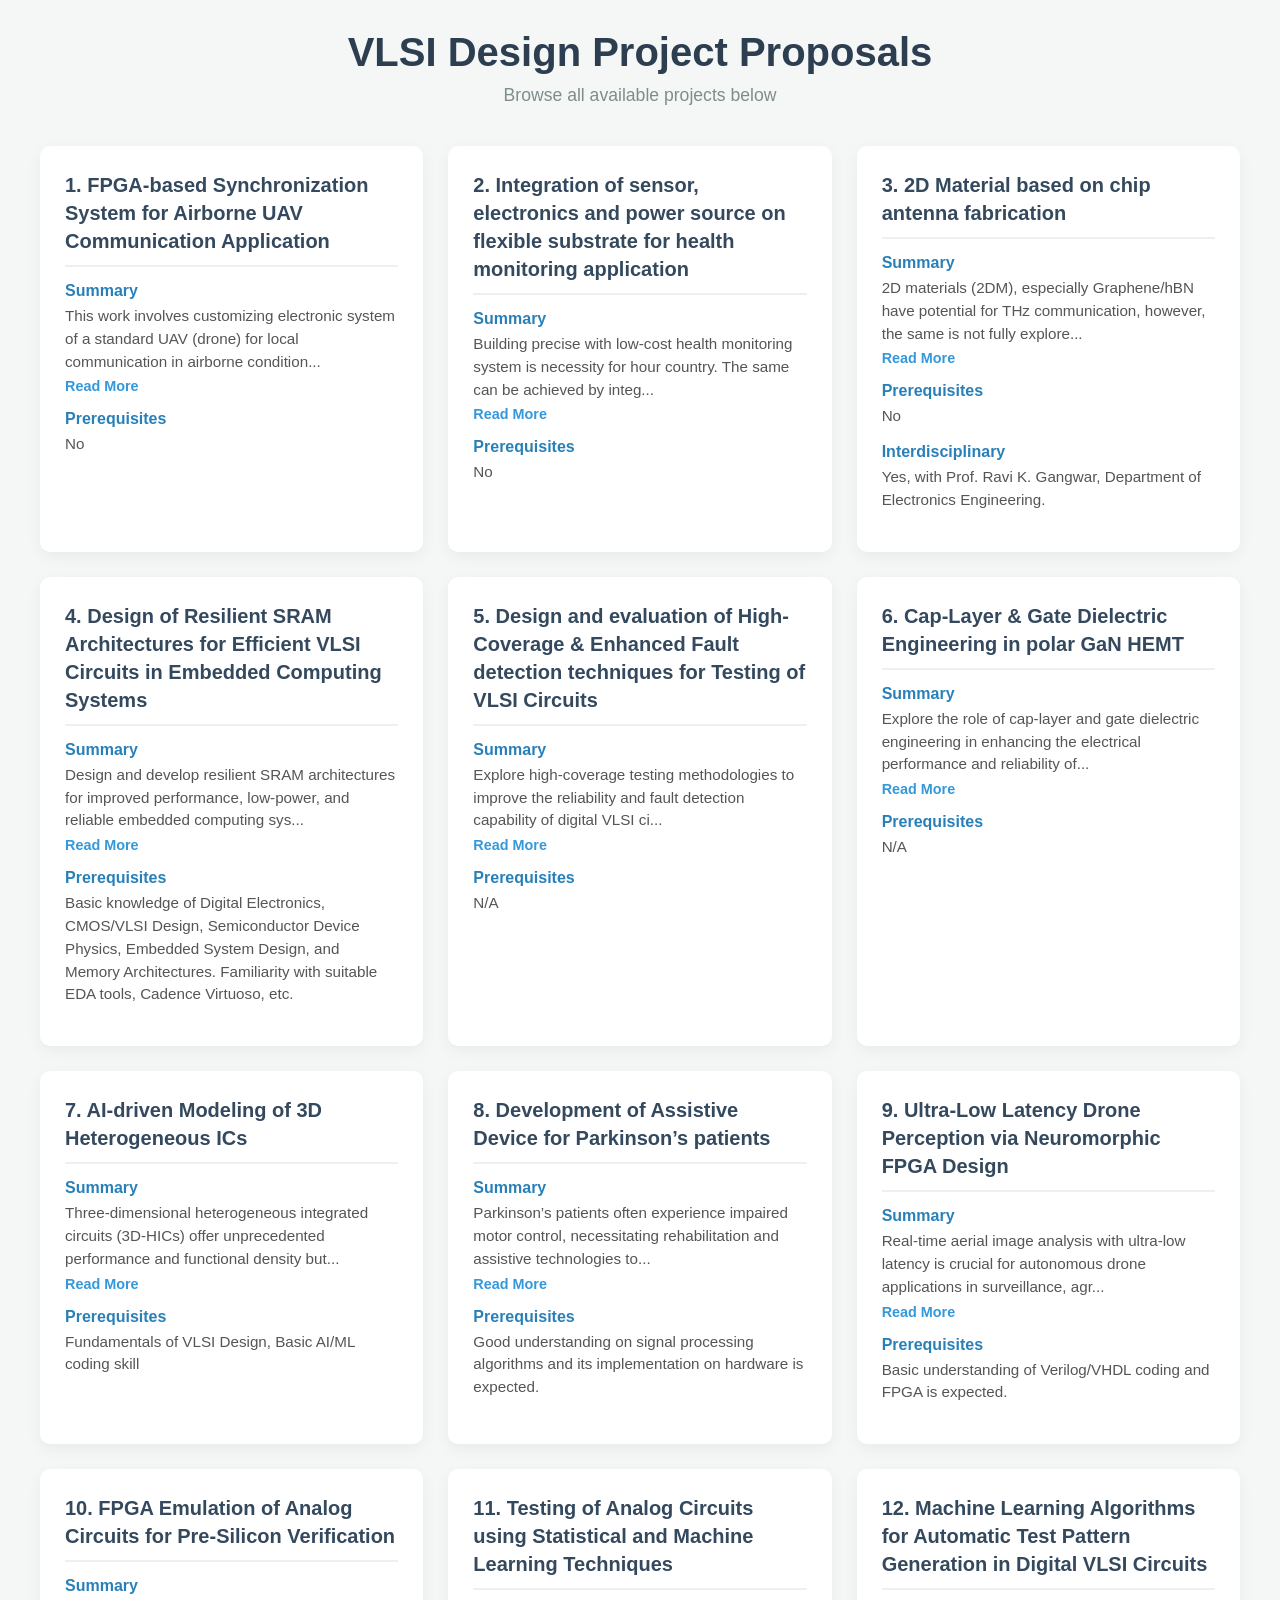
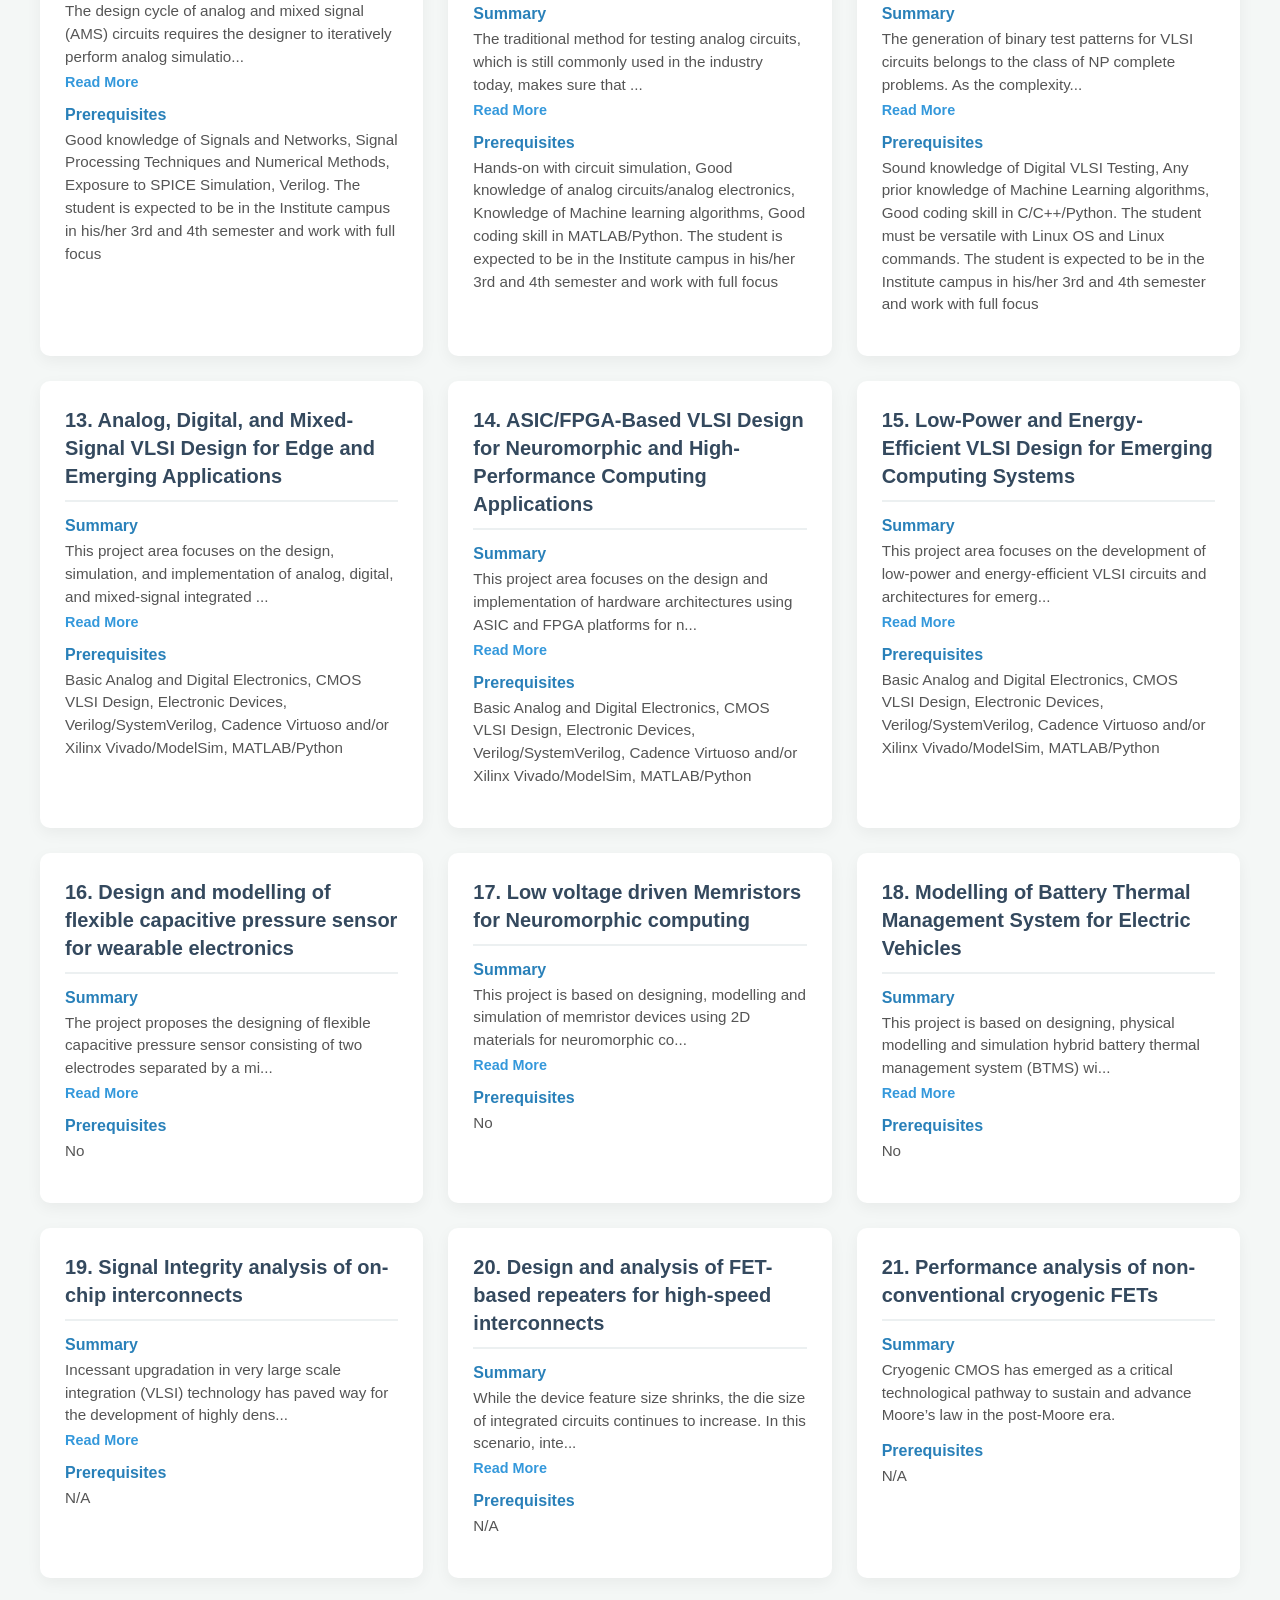
<file: VLSI/index.html>
<!DOCTYPE html>
<html lang="en">
<head>
    <meta charset="UTF-8">
    <meta name="viewport" content="width=device-width, initial-scale=1.0">
    <title>VLSI Design Project Proposals</title>
    <style>
        * {
            box-sizing: border-box;
            margin: 0;
            padding: 0;
            font-family: 'Segoe UI', Tahoma, Geneva, Verdana, sans-serif;
        }

        body {
            background-color: #f4f7f6;
            color: #333;
            padding: 30px;
        }

        .container {
            width: 100%;
            max-width: 1200px;
            margin: 0 auto;
        }

        header {
            text-align: center;
            margin-bottom: 40px;
        }

        header h1 {
            font-size: 2.5rem;
            color: #2c3e50;
            margin-bottom: 10px;
        }

        header p {
            color: #7f8c8d;
            font-size: 1.1rem;
        }

        /* Grid layout for all projects */
        #projects-grid {
            display: grid;
            grid-template-columns: repeat(auto-fit, minmax(320px, 1fr));
            gap: 25px;
        }

        .card {
            background: #ffffff;
            border-radius: 10px;
            padding: 25px;
            box-shadow: 0 5px 15px rgba(0,0,0,0.05);
            transition: transform 0.2s, box-shadow 0.2s;
            display: flex;
            flex-direction: column;
        }

        .card:hover {
            transform: translateY(-5px);
            box-shadow: 0 8px 25px rgba(0,0,0,0.1);
        }

        .project-title {
            font-size: 1.25rem;
            color: #34495e;
            margin-bottom: 15px;
            padding-bottom: 10px;
            border-bottom: 2px solid #ecf0f1;
            line-height: 1.4;
        }

        .section {
            margin-bottom: 15px;
        }

        .section h4 {
            font-size: 1rem;
            color: #2980b9;
            margin-bottom: 5px;
        }

        .section p {
            font-size: 0.95rem;
            line-height: 1.5;
            color: #555;
        }

        /* Read More Button Styles */
        .read-more-btn {
            background: none;
            border: none;
            color: #3498db;
            font-weight: 600;
            font-size: 0.9rem;
            padding: 0;
            margin-top: 5px;
            cursor: pointer;
            text-decoration: none;
        }

        .read-more-btn:hover {
            color: #2c3e50;
            text-decoration: underline;
        }
    </style>
</head>
<body>
    <div class="container">
        <header>
            <h1>VLSI Design Project Proposals</h1>
            <p>Browse all available projects below</p>
        </header>
        
        <!-- This is where all the project cards will be generated -->
        <div id="projects-grid"></div>
    </div>

    <script>
        const projects = [
            {
                "id": 1,
                "title": "FPGA-based Synchronization System for Airborne UAV Communication Application",
                "summary": "This work involves customizing electronic system of a standard UAV (drone) for local communication in airborne condition. A standard communication protocol will be implemented into FPGA and the same will be integrated with the flight controller of the drone for airborne communication.",
                "prerequisites": "No",
                "interdisciplinary": "No"
            },
            {
                "id": 2,
                "title": "Integration of sensor, electronics and power source on flexible substrate for health monitoring application",
                "summary": "Building precise with low-cost health monitoring system is necessity for hour country. The same can be achieved by integrating all the components like, sensor, electronics (analog & digital) and power source in compact manner on a flexible substrate. The work involves this integration followed by multiple optimizations to achieved the desired/optimum performance.",
                "prerequisites": "No",
                "interdisciplinary": "No"
            },
            {
                "id": 3,
                "title": "2D Material based on chip antenna fabrication",
                "summary": "2D materials (2DM), especially Graphene/hBN have potential for THz communication, however, the same is not fully explored yet for on chip antenna. This work involves, fabrication and characterization of different 2DM on-chip antenna and explore engineering techniques like substrate/defect engineering for performance enhancement.",
                "prerequisites": "No",
                "interdisciplinary": "Yes, with Prof. Ravi K. Gangwar, Department of Electronics Engineering."
            },
            {
                "id": 4,
                "title": "Design of Resilient SRAM Architectures for Efficient VLSI Circuits in Embedded Computing Systems",
                "summary": "Design and develop resilient SRAM architectures for improved performance, low-power, and reliable embedded computing systems. Analyze SRAM performance with respect to read/write stability, static noise margin (SNM), access time(speed of operation), leakage power and dynamic power.",
                "prerequisites": "Basic knowledge of Digital Electronics, CMOS/VLSI Design, Semiconductor Device Physics, Embedded System Design, and Memory Architectures. Familiarity with suitable EDA tools, Cadence Virtuoso, etc.",
                "interdisciplinary": "N/A"
            },
            {
                "id": 5,
                "title": "Design and evaluation of High-Coverage & Enhanced Fault detection techniques for Testing of VLSI Circuits",
                "summary": "Explore high-coverage testing methodologies to improve the reliability and fault detection capability of digital VLSI circuits. Study and analyze common possible VLSI faults, with including stuck-at faults, transition faults, bridging faults, delay faults, and path delay faults.",
                "prerequisites": "N/A",
                "interdisciplinary": "N/A"
            },
            {
                "id": 6,
                "title": "Cap-Layer & Gate Dielectric Engineering in polar GaN HEMT",
                "summary": "Explore the role of cap-layer and gate dielectric engineering in enhancing the electrical performance and reliability of polar GaN High Electron Mobility Transistors (HEMTs).",
                "prerequisites": "N/A",
                "interdisciplinary": "N/A"
            },
            {
                "id": 7,
                "title": "AI-driven Modeling of 3D Heterogeneous ICs",
                "summary": "Three-dimensional heterogeneous integrated circuits (3D-HICs) offer unprecedented performance and functional density but face critical challenges in thermal management, interconnect reliability, and device variability. Artificial Intelligence and Machine Learning (AI/ML) provide a promising augmentation by enabling fast, data-driven prediction.",
                "prerequisites": "Fundamentals of VLSI Design, Basic AI/ML coding skill",
                "interdisciplinary": "N/A"
            },
            {
                "id": 8,
                "title": "Development of Assistive Device for Parkinson’s patients",
                "summary": "Parkinson’s patients often experience impaired motor control, necessitating rehabilitation and assistive technologies to restore functional independence. Hybrid brain–computer interfaces (BCIs) that integrate electroencephalography (EEG) and electromyography (EMG) signals offer a promising pathway to decode motor intentions with higher accuracy and robustness.",
                "prerequisites": "Good understanding on signal processing algorithms and its implementation on hardware is expected.",
                "interdisciplinary": "N/A"
            },
            {
                "id": 9,
                "title": "Ultra-Low Latency Drone Perception via Neuromorphic FPGA Design",
                "summary": "Real-time aerial image analysis with ultra-low latency is crucial for autonomous drone applications in surveillance, agriculture, and disaster management.",
                "prerequisites": "Basic understanding of Verilog/VHDL coding and FPGA is expected.",
                "interdisciplinary": "N/A"
            },
            {
                "id": 10,
                "title": "FPGA Emulation of Analog Circuits for Pre-Silicon Verification",
                "summary": "The design cycle of analog and mixed signal (AMS) circuits requires the designer to iteratively perform analog simulations, layout, fabrication, and hardware testing.",
                "prerequisites": "Good knowledge of Signals and Networks, Signal Processing Techniques and Numerical Methods, Exposure to SPICE Simulation, Verilog. The student is expected to be in the Institute campus in his/her 3rd and 4th semester and work with full focus",
                "interdisciplinary": "N/A"
            },
            {
                "id": 11,
                "title": "Testing of Analog Circuits using Statistical and Machine Learning Techniques",
                "summary": "The traditional method for testing analog circuits, which is still commonly used in the industry today, makes sure that the circuits comply with all the specifications set forth in the data sheet. But a specification-based testing technique suffers from high test costs brought on by prolonged testing on pricey test equipment.",
                "prerequisites": "Hands-on with circuit simulation, Good knowledge of analog circuits/analog electronics, Knowledge of Machine learning algorithms, Good coding skill in MATLAB/Python. The student is expected to be in the Institute campus in his/her 3rd and 4th semester and work with full focus",
                "interdisciplinary": "N/A"
            },
            {
                "id": 12,
                "title": "Machine Learning Algorithms for Automatic Test Pattern Generation in Digital VLSI Circuits",
                "summary": "The generation of binary test patterns for VLSI circuits belongs to the class of NP complete problems. As the complexity of VLSI circuits increases, the time to generate test vectors becomes computationally expensive.",
                "prerequisites": "Sound knowledge of Digital VLSI Testing, Any prior knowledge of Machine Learning algorithms, Good coding skill in C/C++/Python. The student must be versatile with Linux OS and Linux commands. The student is expected to be in the Institute campus in his/her 3rd and 4th semester and work with full focus",
                "interdisciplinary": "N/A"
            },
            {
                "id": 13,
                "title": "Analog, Digital, and Mixed-Signal VLSI Design for Edge and Emerging Applications",
                "summary": "This project area focuses on the design, simulation, and implementation of analog, digital, and mixed-signal integrated circuits for neuromorphic computing and other emerging applications.",
                "prerequisites": "Basic Analog and Digital Electronics, CMOS VLSI Design, Electronic Devices, Verilog/SystemVerilog, Cadence Virtuoso and/or Xilinx Vivado/ModelSim, MATLAB/Python",
                "interdisciplinary": "N/A"
            },
            {
                "id": 14,
                "title": "ASIC/FPGA-Based VLSI Design for Neuromorphic and High-Performance Computing Applications",
                "summary": "This project area focuses on the design and implementation of hardware architectures using ASIC and FPGA platforms for neuromorphic and high-performance computing applications.",
                "prerequisites": "Basic Analog and Digital Electronics, CMOS VLSI Design, Electronic Devices, Verilog/SystemVerilog, Cadence Virtuoso and/or Xilinx Vivado/ModelSim, MATLAB/Python",
                "interdisciplinary": "N/A"
            },
            {
                "id": 15,
                "title": "Low-Power and Energy-Efficient VLSI Design for Emerging Computing Systems",
                "summary": "This project area focuses on the development of low-power and energy-efficient VLSI circuits and architectures for emerging computing systems.",
                "prerequisites": "Basic Analog and Digital Electronics, CMOS VLSI Design, Electronic Devices, Verilog/SystemVerilog, Cadence Virtuoso and/or Xilinx Vivado/ModelSim, MATLAB/Python",
                "interdisciplinary": "N/A"
            },
            {
                "id": 16,
                "title": "Design and modelling of flexible capacitive pressure sensor for wearable electronics",
                "summary": "The project proposes the designing of flexible capacitive pressure sensor consisting of two electrodes separated by a microstructured dielectric layer and simulation using finite element modelling.",
                "prerequisites": "No",
                "interdisciplinary": "No"
            },
            {
                "id": 17,
                "title": "Low voltage driven Memristors for Neuromorphic computing",
                "summary": "This project is based on designing, modelling and simulation of memristor devices using 2D materials for neuromorphic computing applications.",
                "prerequisites": "No",
                "interdisciplinary": "No"
            },
            {
                "id": 18,
                "title": "Modelling of Battery Thermal Management System for Electric Vehicles",
                "summary": "This project is based on designing, physical modelling and simulation hybrid battery thermal management system (BTMS) with both active and passive cooling for preventing thermal runaway propagation in the battery module.",
                "prerequisites": "No",
                "interdisciplinary": "No"
            },
            {
                "id": 19,
                "title": "Signal Integrity analysis of on-chip interconnects",
                "summary": "Incessant upgradation in very large scale integration (VLSI) technology has paved way for the development of highly dense integrated circuits that embed billions of transistors and interconnections.",
                "prerequisites": "N/A",
                "interdisciplinary": "N/A"
            },
            {
                "id": 20,
                "title": "Design and analysis of FET-based repeaters for high-speed interconnects",
                "summary": "While the device feature size shrinks, the die size of integrated circuits continues to increase. In this scenario, interconnects have become increasingly significant in determining both the speed and the power consumption of the circuits.",
                "prerequisites": "N/A",
                "interdisciplinary": "N/A"
            },
            {
                "id": 21,
                "title": "Performance analysis of non-conventional cryogenic FETs",
                "summary": "Cryogenic CMOS has emerged as a critical technological pathway to sustain and advance Moore’s law in the post-Moore era.",
                "prerequisites": "N/A",
                "interdisciplinary": "N/A"
            }
        ];

        // How many characters to show before cutting off the text
        const MAX_SUMMARY_LENGTH = 120;

        function renderProjects() {
            const grid = document.getElementById('projects-grid');
            let htmlContent = '';

            projects.forEach(project => {
                // Determine if we need a Read More button
                const isLong = project.summary.length > MAX_SUMMARY_LENGTH;
                const shortSummary = isLong ? project.summary.substring(0, MAX_SUMMARY_LENGTH) + "..." : project.summary;
                
                // Escape quotes so they don't break the HTML attributes
                const safeFullSummary = project.summary.replace(/'/g, "&#39;").replace(/"/g, "&quot;");
                const safeShortSummary = shortSummary.replace(/'/g, "&#39;").replace(/"/g, "&quot;");

                // Start building the card
                let cardHtml = `
                    <div class="card">
                        <h3 class="project-title">${project.id}. ${project.title}</h3>
                        
                        <div class="section">
                            <h4>Summary</h4>
                            <p class="summary-text" data-full="${safeFullSummary}" data-short="${safeShortSummary}">
                                ${safeShortSummary}
                            </p>
                            ${isLong ? `<button class="read-more-btn" onclick="toggleSummary(this)">Read More</button>` : ''}
                        </div>
                        
                        <div class="section">
                            <h4>Prerequisites</h4>
                            <p>${project.prerequisites}</p>
                        </div>
                `;

                // Only show Interdisciplinary if it's not "No" or "N/A"
                if (project.interdisciplinary && project.interdisciplinary !== "No" && project.interdisciplinary !== "N/A") {
                    cardHtml += `
                        <div class="section">
                            <h4>Interdisciplinary</h4>
                            <p>${project.interdisciplinary}</p>
                        </div>
                    `;
                }

                cardHtml += `</div>`; // Close card
                htmlContent += cardHtml;
            });

            grid.innerHTML = htmlContent;
        }

        // Function to handle the Read More / Read Less click
        function toggleSummary(btn) {
            const summaryPara = btn.previousElementSibling;
            const fullText = summaryPara.getAttribute('data-full');
            const shortText = summaryPara.getAttribute('data-short');

            if (btn.innerText === "Read More") {
                summaryPara.innerText = fullText;
                btn.innerText = "Read Less";
            } else {
                summaryPara.innerText = shortText;
                btn.innerText = "Read More";
            }
        }

        // Run the render function when the page loads
        window.onload = renderProjects;
    </script>
</body>
</html>
</file>
